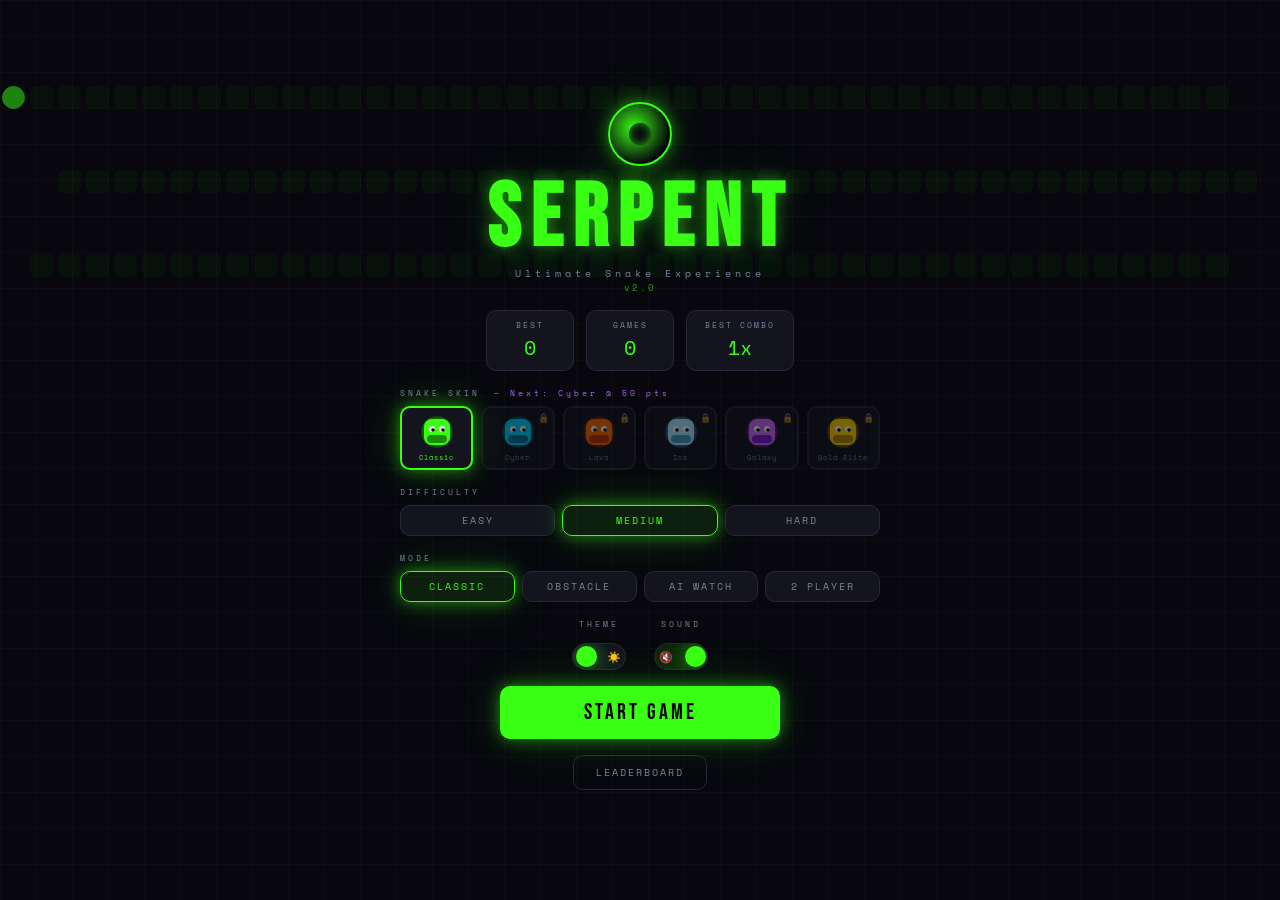
<file: index.html>
<!DOCTYPE html>
<html lang="en" data-theme="dark">
<head>
  <meta charset="UTF-8" />
  <meta name="viewport" content="width=device-width, initial-scale=1.0, user-scalable=no" />
  <title>SERPENT v2 — Ultimate Snake</title>

  <!-- Fonts -->
  <link rel="preconnect" href="https://fonts.googleapis.com" />
  <link rel="preconnect" href="https://fonts.gstatic.com" crossorigin />
  <link href="https://fonts.googleapis.com/css2?family=Space+Mono:wght@400;700&family=Bebas+Neue&family=DM+Sans:wght@300;400;500&display=swap" rel="stylesheet" />

  <!-- Styles -->
  <link rel="stylesheet" href="style.css" />
</head>
<body>

  <!-- ═══════════════════════════════════════
       SCREEN: MAIN MENU
       ═══════════════════════════════════════ -->
  <div id="screen-menu" class="screen active">

    <!-- Animated background elements -->
    <div class="menu-bg-grid"></div>
    <div class="menu-snake-anim" id="menuSnakeAnim"></div>

    <div class="menu-content">

      <!-- Logo -->
      <div class="logo-wrap">
        <div class="logo-eye"></div>
        <h1 class="logo-title">SERPENT</h1>
        <p class="logo-sub">Ultimate Snake Experience</p>
        <p class="logo-version">v2.0</p>
      </div>

      <!-- Stats summary -->
      <div class="menu-stats">
        <div class="stat-box">
          <span class="stat-label">BEST</span>
          <span class="stat-value" id="menuHighScore">0</span>
        </div>
        <div class="stat-box">
          <span class="stat-label">GAMES</span>
          <span class="stat-value" id="menuGamesPlayed">0</span>
        </div>
        <div class="stat-box">
          <span class="stat-label">BEST COMBO</span>
          <span class="stat-value" id="menuBestCombo">0x</span>
        </div>
      </div>

      <!-- Skin picker -->
      <div class="menu-section">
        <p class="section-label">
          SNAKE SKIN
          <span id="skinUnlockHint" class="skin-unlock-hint-inline"></span>
        </p>
        <div class="skin-grid" id="skinGrid"></div>
      </div>

      <!-- Difficulty selector -->
      <div class="menu-section">
        <p class="section-label">DIFFICULTY</p>
        <div class="btn-group" id="difficultyGroup">
          <button class="btn-choice" data-value="easy">EASY</button>
          <button class="btn-choice active" data-value="medium">MEDIUM</button>
          <button class="btn-choice" data-value="hard">HARD</button>
        </div>
      </div>

      <!-- Game mode selector -->
      <div class="menu-section">
        <p class="section-label">MODE</p>
        <div class="btn-group" id="modeGroup">
          <button class="btn-choice active" data-value="classic">CLASSIC</button>
          <button class="btn-choice" data-value="obstacles">OBSTACLE</button>
          <button class="btn-choice" data-value="ai">AI WATCH</button>
          <button class="btn-choice" data-value="2player">2 PLAYER</button>
        </div>
      </div>

      <!-- Toggles: theme & sound -->
      <div class="menu-section row">
        <div class="toggle-wrap">
          <span class="section-label">THEME</span>
          <label class="toggle">
            <input type="checkbox" id="themeCheck" />
            <span class="toggle-slider">
              <span class="toggle-icon">🌙</span>
              <span class="toggle-icon">☀️</span>
            </span>
          </label>
        </div>
        <div class="toggle-wrap">
          <span class="section-label">SOUND</span>
          <label class="toggle">
            <input type="checkbox" id="soundCheck" checked />
            <span class="toggle-slider">
              <span class="toggle-icon">🔇</span>
              <span class="toggle-icon">🔊</span>
            </span>
          </label>
        </div>
      </div>

      <button class="btn-primary" id="btnStart">
        <span class="btn-text">START GAME</span>
        <span class="btn-glow"></span>
      </button>
      <button class="btn-secondary" id="btnLeaderboard">LEADERBOARD</button>

    </div><!-- /.menu-content -->
  </div><!-- /#screen-menu -->


  <!-- ═══════════════════════════════════════
       SCREEN: GAME
       ═══════════════════════════════════════ -->
  <div id="screen-game" class="screen">

    <!-- HUD: heads-up display -->
    <div class="hud">
      <div class="hud-left">
        <div class="hud-item">
          <span class="hud-label">SCORE</span>
          <span class="hud-value" id="hudScore">0</span>
        </div>
        <div class="hud-item">
          <span class="hud-label">BEST</span>
          <span class="hud-value" id="hudHigh">0</span>
        </div>
      </div>

      <div class="hud-center">
        <div class="level-badge" id="hudLevel">LVL 1</div>
        <div class="mode-badge" id="hudMode">CLASSIC</div>
        <!-- Combo popup (shown when combo >= 2) -->
        <div class="combo-hud" id="comboHud">COMBO ×1 🔥</div>
      </div>

      <div class="hud-right">
        <div class="hud-item">
          <span class="hud-label">LENGTH</span>
          <span class="hud-value" id="hudLength">3</span>
        </div>
        <div class="hud-item">
          <span class="hud-label">COMBO</span>
          <span class="hud-value hud-combo" id="hudCombo">×1</span>
        </div>
      </div>
    </div><!-- /.hud -->

    <!-- Active power-up indicators -->
    <div class="powerup-bar" id="powerupBar"></div>

    <!-- Game canvas + overlays -->
    <div class="canvas-wrap" id="canvasWrap">
      <canvas id="gameCanvas"></canvas>

      <div class="canvas-overlay">
        <!-- Pause overlay -->
        <div class="overlay-content" id="pauseOverlay" hidden>
          <h2 class="overlay-title">PAUSED</h2>
          <div class="overlay-btns">
            <button class="btn-primary small" id="btnResume">
              <span class="btn-text">RESUME</span>
            </button>
            <button class="btn-secondary small" id="btnMenuFromPause">MENU</button>
          </div>
        </div>

        <!-- Countdown overlay (3, 2, 1, GO) -->
        <div class="overlay-content" id="countdownOverlay" hidden>
          <div class="countdown-num" id="countdownNum">3</div>
        </div>
      </div><!-- /.canvas-overlay -->
    </div><!-- /.canvas-wrap -->

    <!-- Mobile D-pad controls -->
    <div class="mobile-controls" id="mobileControls">
      <!-- Player 1 D-pad -->
      <div class="dpad" id="dpad1">
        <button class="dpad-btn" data-dir="UP">▲</button>
        <div class="dpad-row">
          <button class="dpad-btn" data-dir="LEFT">◀</button>
          <div class="dpad-center"></div>
          <button class="dpad-btn" data-dir="RIGHT">▶</button>
        </div>
        <button class="dpad-btn" data-dir="DOWN">▼</button>
      </div>

      <!-- Player 2 D-pad (only in 2-player mode) -->
      <div class="dpad" id="dpad2P" hidden>
        <button class="dpad-btn" data-dir2="UP">▲</button>
        <div class="dpad-row">
          <button class="dpad-btn" data-dir2="LEFT">◀</button>
          <div class="dpad-center"></div>
          <button class="dpad-btn" data-dir2="RIGHT">▶</button>
        </div>
        <button class="dpad-btn" data-dir2="DOWN">▼</button>
      </div>
    </div><!-- /.mobile-controls -->

    <!-- Toolbar -->
    <div class="toolbar">
      <button class="tool-btn" id="btnPause"        title="Pause (P)">⏸</button>
      <button class="tool-btn" id="btnRestart"      title="Restart (R)">↺</button>
      <button class="tool-btn" id="btnSoundGame"    title="Toggle Sound">🔊</button>
      <button class="tool-btn" id="btnMenuFromGame" title="Back to Menu">⌂</button>
    </div>

  </div><!-- /#screen-game -->


  <!-- ═══════════════════════════════════════
       SCREEN: GAME OVER
       ═══════════════════════════════════════ -->
  <div id="screen-gameover" class="screen">
    <div class="gameover-content">

      <div class="gameover-icon" id="gameoverIcon">💀</div>
      <h2 class="gameover-title" id="gameoverTitle">GAME OVER</h2>

      <!-- Results grid -->
      <div class="result-grid">
        <div class="result-item">
          <span class="result-label">SCORE</span>
          <span class="result-value" id="resultScore">0</span>
        </div>
        <div class="result-item">
          <span class="result-label">HIGH SCORE</span>
          <span class="result-value" id="resultHigh">0</span>
        </div>
        <div class="result-item">
          <span class="result-label">LENGTH</span>
          <span class="result-value" id="resultLength">3</span>
        </div>
        <div class="result-item">
          <span class="result-label">LEVEL</span>
          <span class="result-value" id="resultLevel">1</span>
        </div>
        <div class="result-item result-combo">
          <span class="result-label">BEST COMBO</span>
          <span class="result-value" id="resultCombo">×1</span>
        </div>
        <div class="result-item">
          <span class="result-label">TOTAL FOOD</span>
          <span class="result-value" id="resultFood">0</span>
        </div>
      </div>

      <!-- New record banner -->
      <div class="new-record" id="newRecord" hidden>✨ NEW RECORD ✨</div>

      <!-- Skin unlock notification -->
      <div class="unlock-notif" id="unlockNotif" hidden>
        <span>🎉 SKIN UNLOCKED: </span>
        <span class="unlock-name" id="unlockName"></span>
      </div>

      <div class="gameover-btns">
        <button class="btn-primary" id="btnPlayAgain">
          <span class="btn-text">PLAY AGAIN</span>
          <span class="btn-glow"></span>
        </button>
        <button class="btn-secondary" id="btnMenuFromGameover">MAIN MENU</button>
      </div>

    </div>
  </div><!-- /#screen-gameover -->


  <!-- ═══════════════════════════════════════
       SCREEN: LEADERBOARD
       ═══════════════════════════════════════ -->
  <div id="screen-leaderboard" class="screen">
    <div class="lb-content">

      <h2 class="lb-title">LEADERBOARD</h2>

      <div class="lb-filters">
        <button class="lb-filter active" data-filter="all">ALL</button>
        <button class="lb-filter" data-filter="easy">EASY</button>
        <button class="lb-filter" data-filter="medium">MEDIUM</button>
        <button class="lb-filter" data-filter="hard">HARD</button>
      </div>

      <div class="lb-list" id="lbList">
        <p class="lb-empty">No records yet!</p>
      </div>

      <button class="btn-secondary" id="btnLbBack">← BACK</button>

    </div>
  </div><!-- /#screen-leaderboard -->


  <!-- Game script (deferred so DOM is ready) -->
  <script src="script.js" defer></script>

</body>
</html>
</file>
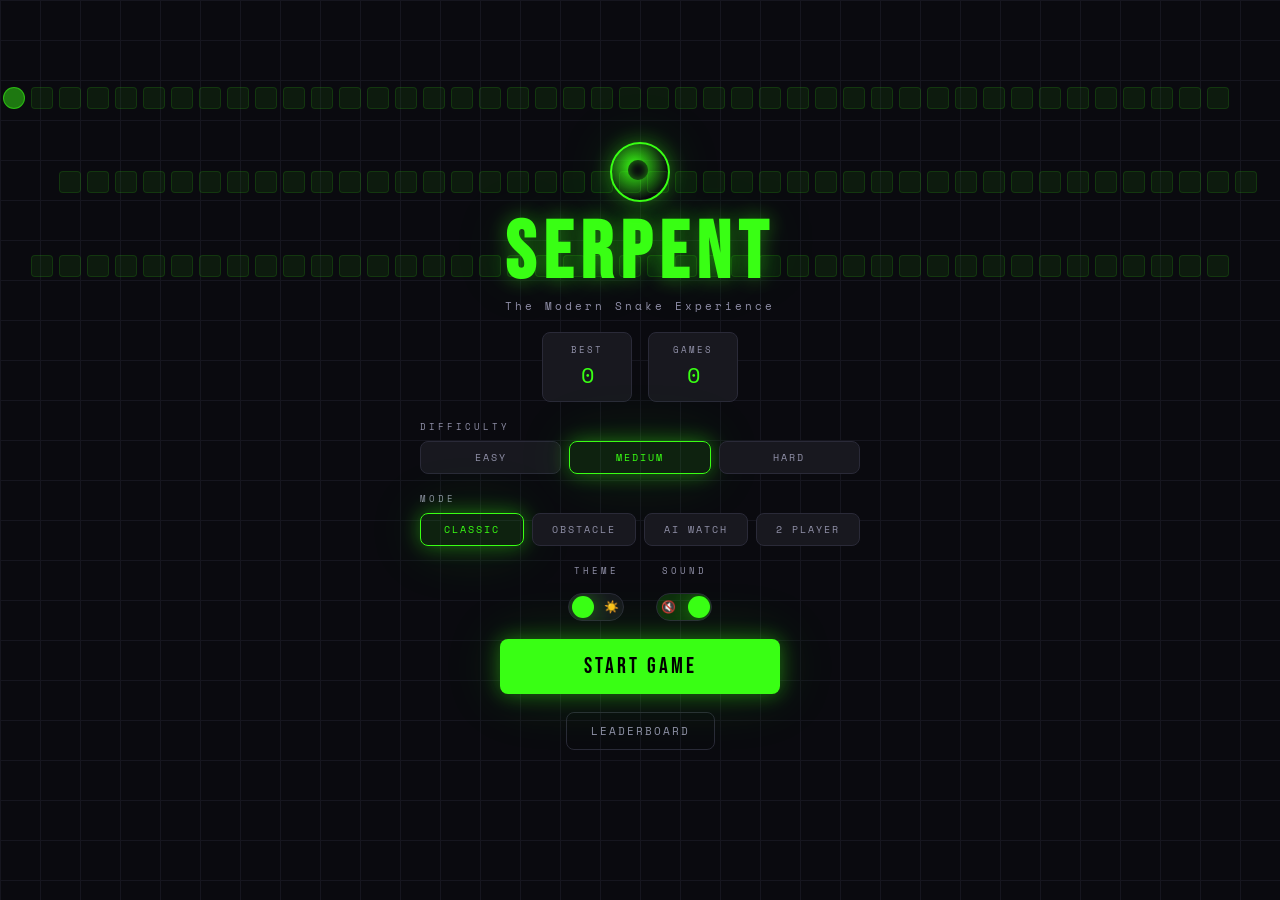
<file: SERPENT_SnakeGame.html>
<!DOCTYPE html>
<html lang="en" data-theme="dark">
<head>
<meta charset="UTF-8"/>
<meta name="viewport" content="width=device-width,initial-scale=1.0,user-scalable=no"/>
<title>SERPENT — Modern Snake Game</title>
<link rel="preconnect" href="https://fonts.googleapis.com"/>
<link rel="preconnect" href="https://fonts.gstatic.com" crossorigin/>
<link href="https://fonts.googleapis.com/css2?family=Space+Mono:wght@400;700&family=Bebas+Neue&family=DM+Sans:wght@300;400;500&display=swap" rel="stylesheet"/>
<style>
/* ═══════════════════════════════════════════════
   SERPENT — Modern Snake Game  |  style.css
   ═══════════════════════════════════════════════ */
:root {
  --bg:#0a0a0f;--bg2:#111118;--surface:#18181f;--surface2:#22222d;
  --border:#2a2a38;--text:#e8e8f0;--text2:#9090a8;
  --accent:#39ff14;--accent2:#00d4ff;--accent3:#ff4060;
  --gold:#ffd700;--purple:#a855f7;--orange:#ff8c00;
  --font-display:'Bebas Neue',sans-serif;
  --font-mono:'Space Mono',monospace;
  --font-body:'DM Sans',sans-serif;
  --radius:8px;--radius-lg:16px;--shadow:0 4px 24px rgba(0,0,0,.6);
  --glow-green:0 0 20px rgba(57,255,20,.4),0 0 60px rgba(57,255,20,.15);
  --glow-cyan:0 0 20px rgba(0,212,255,.4),0 0 60px rgba(0,212,255,.15);
  --glow-red:0 0 20px rgba(255,64,96,.4),0 0 60px rgba(255,64,96,.15);
  --trans:.2s ease;
}
[data-theme="light"]{
  --bg:#f0f0f5;--bg2:#e4e4ec;--surface:#ffffff;--surface2:#f8f8fc;
  --border:#d0d0e0;--text:#111118;--text2:#5a5a78;
  --shadow:0 4px 24px rgba(0,0,0,.15);
  --glow-green:0 0 12px rgba(20,160,20,.4);
  --glow-cyan:0 0 12px rgba(0,140,200,.4);
  --glow-red:0 0 12px rgba(200,40,60,.4);
}
*,*::before,*::after{box-sizing:border-box;margin:0;padding:0}
html,body{width:100%;height:100%;overflow:hidden}
body{background:var(--bg);color:var(--text);font-family:var(--font-body);font-size:14px;transition:background var(--trans),color var(--trans);-webkit-tap-highlight-color:transparent;user-select:none}
button{cursor:pointer;border:none;background:none;font-family:inherit}

/* ── SCREENS ── */
.screen{position:fixed;inset:0;display:flex;flex-direction:column;align-items:center;justify-content:center;opacity:0;pointer-events:none;transition:opacity .35s ease;overflow-y:auto;overflow-x:hidden}
.screen.active{opacity:1;pointer-events:all}

/* ── MENU ── */
.menu-bg-grid{position:absolute;inset:0;background-image:linear-gradient(var(--border) 1px,transparent 1px),linear-gradient(90deg,var(--border) 1px,transparent 1px);background-size:40px 40px;opacity:.4;animation:gridPan 20s linear infinite}
@keyframes gridPan{from{background-position:0 0}to{background-position:40px 40px}}
.menu-snake-anim{position:absolute;inset:0;pointer-events:none;overflow:hidden}
.menu-content{position:relative;z-index:2;display:flex;flex-direction:column;align-items:center;gap:18px;width:100%;max-width:480px;padding:24px 20px 32px}
.logo-wrap{text-align:center}
.logo-eye{width:60px;height:60px;border-radius:50%;background:radial-gradient(circle at 40% 40%,var(--accent),transparent 70%);border:2px solid var(--accent);margin:0 auto 12px;box-shadow:var(--glow-green);animation:eyePulse 2s ease-in-out infinite;position:relative}
.logo-eye::after{content:'';position:absolute;width:20px;height:20px;background:var(--bg);border-radius:50%;top:16px;left:16px;box-shadow:inset 0 0 8px rgba(57,255,20,.5)}
@keyframes eyePulse{0%,100%{box-shadow:var(--glow-green)}50%{box-shadow:0 0 40px rgba(57,255,20,.7),0 0 100px rgba(57,255,20,.2)}}
.logo-title{font-family:var(--font-display);font-size:clamp(52px,12vw,80px);letter-spacing:8px;color:var(--accent);text-shadow:var(--glow-green);line-height:1}
.logo-sub{font-family:var(--font-mono);font-size:11px;color:var(--text2);letter-spacing:3px;margin-top:4px}
.menu-stats{display:flex;gap:16px}
.stat-box{background:var(--surface);border:1px solid var(--border);border-radius:var(--radius);padding:10px 20px;text-align:center;min-width:90px}
.stat-label{display:block;font-family:var(--font-mono);font-size:9px;color:var(--text2);letter-spacing:2px}
.stat-value{display:block;font-family:var(--font-mono);font-size:22px;color:var(--accent);margin-top:2px}
.menu-section{width:100%}
.menu-section.row{display:flex;justify-content:center;gap:32px}
.section-label{font-family:var(--font-mono);font-size:9px;letter-spacing:3px;color:var(--text2);margin-bottom:8px;display:block}
.btn-group{display:flex;gap:8px;flex-wrap:wrap}
.btn-choice{flex:1;padding:8px 12px;background:var(--surface);border:1px solid var(--border);border-radius:var(--radius);color:var(--text2);font-family:var(--font-mono);font-size:10px;letter-spacing:2px;transition:all var(--trans);min-width:70px}
.btn-choice:hover{border-color:var(--accent);color:var(--accent)}
.btn-choice.active{background:rgba(57,255,20,.1);border-color:var(--accent);color:var(--accent);box-shadow:var(--glow-green)}
.toggle-wrap{display:flex;flex-direction:column;align-items:center;gap:8px}
.toggle{position:relative;width:56px;height:28px;cursor:pointer;display:block}
.toggle input{opacity:0;width:0;height:0}
.toggle-slider{position:absolute;inset:0;background:var(--surface);border:1px solid var(--border);border-radius:14px;display:flex;align-items:center;justify-content:space-between;padding:0 4px;overflow:hidden;transition:background .25s}
.toggle-slider::before{content:'';position:absolute;width:22px;height:22px;background:var(--accent);border-radius:50%;left:3px;transition:transform .25s;box-shadow:var(--glow-green);z-index:2}
.toggle input:checked+.toggle-slider::before{transform:translateX(28px)}
.toggle input:checked+.toggle-slider{background:rgba(57,255,20,.15)}
.toggle-icon{font-size:12px;z-index:1}
.btn-primary{position:relative;width:100%;max-width:280px;padding:14px 32px;background:var(--accent);color:#000;font-family:var(--font-display);font-size:22px;letter-spacing:3px;border-radius:var(--radius);overflow:hidden;transition:all var(--trans);box-shadow:var(--glow-green)}
.btn-primary:hover{transform:translateY(-2px);box-shadow:0 0 30px rgba(57,255,20,.6),0 0 80px rgba(57,255,20,.2)}
.btn-primary:active{transform:translateY(0)}
.btn-primary.small{max-width:140px;font-size:16px;padding:10px 20px}
.btn-text{position:relative;z-index:1}
.btn-glow{position:absolute;inset:0;background:linear-gradient(135deg,rgba(255,255,255,.3),transparent);opacity:0;transition:opacity var(--trans)}
.btn-primary:hover .btn-glow{opacity:1}
.btn-secondary{padding:10px 24px;background:transparent;border:1px solid var(--border);color:var(--text2);font-family:var(--font-mono);font-size:11px;letter-spacing:2px;border-radius:var(--radius);transition:all var(--trans)}
.btn-secondary:hover{border-color:var(--accent2);color:var(--accent2);box-shadow:var(--glow-cyan)}
.btn-secondary.small{padding:10px 20px}

/* ── HUD ── */
#screen-game{justify-content:flex-start;padding:0;gap:0}
.hud{width:100%;display:flex;align-items:center;justify-content:space-between;padding:10px 16px;background:var(--surface);border-bottom:1px solid var(--border);flex-shrink:0}
.hud-left,.hud-right{display:flex;gap:16px}
.hud-center{display:flex;flex-direction:column;align-items:center;gap:4px}
.hud-item{display:flex;flex-direction:column;align-items:center}
.hud-label{font-family:var(--font-mono);font-size:8px;letter-spacing:2px;color:var(--text2)}
.hud-value{font-family:var(--font-mono);font-size:18px;color:var(--accent);line-height:1}
.level-badge{font-family:var(--font-display);font-size:18px;letter-spacing:2px;color:var(--gold);text-shadow:0 0 12px rgba(255,215,0,.5);transition:all .4s}
.mode-badge{font-family:var(--font-mono);font-size:8px;letter-spacing:2px;color:var(--accent2)}
.powerup-bar{width:100%;display:flex;gap:8px;padding:4px 16px;background:var(--bg);border-bottom:1px solid var(--border);min-height:28px;flex-shrink:0;align-items:center}
.powerup-pill{display:flex;align-items:center;gap:4px;padding:2px 10px;border-radius:20px;font-family:var(--font-mono);font-size:10px;border:1px solid;animation:pillPop .3s cubic-bezier(.34,1.56,.64,1)}
@keyframes pillPop{from{transform:scale(0)}to{transform:scale(1)}}
.powerup-pill.speed{border-color:var(--accent3);color:var(--accent3);background:rgba(255,64,96,.1)}
.powerup-pill.slow{border-color:var(--accent2);color:var(--accent2);background:rgba(0,212,255,.1)}
.powerup-pill.double{border-color:var(--gold);color:var(--gold);background:rgba(255,215,0,.1)}
.powerup-pill .timer-bar{height:3px;width:40px;background:currentColor;border-radius:2px;transform-origin:left;animation:timerShrink linear forwards}
@keyframes timerShrink{from{transform:scaleX(1)}to{transform:scaleX(0)}}

/* ── Canvas ── */
.canvas-wrap{flex:1;display:flex;align-items:center;justify-content:center;position:relative;min-height:0;width:100%;padding:8px}
#gameCanvas{border:1px solid var(--border);border-radius:var(--radius);box-shadow:var(--shadow);display:block;max-width:100%;max-height:100%}
.canvas-overlay{position:absolute;inset:8px;display:flex;align-items:center;justify-content:center;border-radius:var(--radius);pointer-events:none}
.canvas-overlay>div{pointer-events:all}
.overlay-content{background:rgba(10,10,15,.92);border:1px solid var(--border);border-radius:var(--radius-lg);padding:32px 40px;text-align:center;backdrop-filter:blur(12px)}
[data-theme="light"] .overlay-content{background:rgba(240,240,245,.92)}
.overlay-title{font-family:var(--font-display);font-size:40px;letter-spacing:4px;color:var(--accent2);margin-bottom:24px}
.overlay-btns{display:flex;gap:12px;justify-content:center}
.countdown-num{font-family:var(--font-display);font-size:80px;color:var(--accent);text-shadow:var(--glow-green);animation:countPop .6s cubic-bezier(.34,1.56,.64,1)}
@keyframes countPop{from{transform:scale(2);opacity:0}to{transform:scale(1);opacity:1}}

/* ── Mobile dpad ── */
.mobile-controls{display:none;width:100%;padding:8px 16px;justify-content:space-around;align-items:center;flex-shrink:0;background:var(--bg);border-top:1px solid var(--border)}
.dpad{display:grid;grid-template-rows:auto auto auto;gap:4px}
.dpad-row{display:flex;gap:4px}
.dpad-center{width:44px;height:44px}
.dpad-btn{width:44px;height:44px;background:var(--surface);border:1px solid var(--border);border-radius:var(--radius);color:var(--text);font-size:16px;display:flex;align-items:center;justify-content:center;transition:all .1s;touch-action:manipulation}
.dpad-btn:active{background:var(--surface2);border-color:var(--accent);color:var(--accent);transform:scale(.93)}
.toolbar{width:100%;display:flex;justify-content:center;gap:12px;padding:8px 16px;background:var(--surface);border-top:1px solid var(--border);flex-shrink:0}
.tool-btn{width:40px;height:40px;background:var(--surface2);border:1px solid var(--border);border-radius:var(--radius);font-size:16px;color:var(--text2);transition:all var(--trans)}
.tool-btn:hover{border-color:var(--accent2);color:var(--accent2)}

/* ── Game Over ── */
#screen-gameover{background:var(--bg)}
.gameover-content{display:flex;flex-direction:column;align-items:center;gap:20px;padding:32px 24px;width:100%;max-width:420px;animation:slideUp .5s cubic-bezier(.34,1.56,.64,1)}
@keyframes slideUp{from{transform:translateY(40px);opacity:0}to{transform:translateY(0);opacity:1}}
.gameover-icon{font-size:64px;animation:wiggle .5s ease}
@keyframes wiggle{0%,100%{transform:rotate(0)}25%{transform:rotate(-15deg)}75%{transform:rotate(15deg)}}
.gameover-title{font-family:var(--font-display);font-size:48px;letter-spacing:6px;color:var(--accent3);text-shadow:var(--glow-red)}
.result-grid{display:grid;grid-template-columns:1fr 1fr;gap:12px;width:100%}
.result-item{background:var(--surface);border:1px solid var(--border);border-radius:var(--radius);padding:12px 16px;text-align:center}
.result-label{display:block;font-family:var(--font-mono);font-size:9px;letter-spacing:2px;color:var(--text2)}
.result-value{display:block;font-family:var(--font-mono);font-size:26px;color:var(--accent);margin-top:4px}
.new-record{font-family:var(--font-display);font-size:22px;color:var(--gold);letter-spacing:3px;text-shadow:0 0 20px rgba(255,215,0,.5);animation:recordPulse 1s ease-in-out infinite}
@keyframes recordPulse{0%,100%{opacity:1;transform:scale(1)}50%{opacity:.7;transform:scale(1.05)}}
.unlock-notif{background:rgba(168,85,247,.1);border:1px solid var(--purple);border-radius:var(--radius);padding:10px 20px;font-family:var(--font-mono);font-size:11px;color:var(--purple);text-align:center}
.unlock-name{font-weight:700;margin-left:6px}
.gameover-btns{display:flex;flex-direction:column;gap:10px;align-items:center;width:100%}
.gameover-btns .btn-primary{max-width:100%}
.gameover-btns .btn-secondary{width:100%;text-align:center}

/* ── Leaderboard ── */
#screen-leaderboard{background:var(--bg)}
.lb-content{display:flex;flex-direction:column;align-items:center;gap:16px;padding:32px 24px;width:100%;max-width:480px}
.lb-title{font-family:var(--font-display);font-size:40px;letter-spacing:6px;color:var(--accent2);text-shadow:var(--glow-cyan)}
.lb-filters{display:flex;gap:8px}
.lb-filter{padding:6px 16px;background:var(--surface);border:1px solid var(--border);border-radius:20px;color:var(--text2);font-family:var(--font-mono);font-size:9px;letter-spacing:2px;transition:all var(--trans)}
.lb-filter.active,.lb-filter:hover{border-color:var(--accent2);color:var(--accent2);background:rgba(0,212,255,.08)}
.lb-list{width:100%;max-height:360px;overflow-y:auto;display:flex;flex-direction:column;gap:6px}
.lb-empty{text-align:center;color:var(--text2);font-family:var(--font-mono);font-size:11px;padding:40px}
.lb-entry{display:flex;align-items:center;gap:12px;background:var(--surface);border:1px solid var(--border);border-radius:var(--radius);padding:10px 16px;animation:fadeSlide .3s ease}
@keyframes fadeSlide{from{opacity:0;transform:translateX(-10px)}to{opacity:1;transform:translateX(0)}}
.lb-rank{font-family:var(--font-display);font-size:24px;width:36px;text-align:center;color:var(--text2)}
.lb-entry:nth-child(1) .lb-rank{color:var(--gold);text-shadow:0 0 12px rgba(255,215,0,.5)}
.lb-entry:nth-child(2) .lb-rank{color:#c0c0c0}
.lb-entry:nth-child(3) .lb-rank{color:#cd7f32}
.lb-entry-info{flex:1}
.lb-entry-score{font-family:var(--font-mono);font-size:18px;color:var(--accent);display:block}
.lb-entry-meta{font-family:var(--font-mono);font-size:9px;color:var(--text2);letter-spacing:1px}
.lb-entry-badge{font-family:var(--font-mono);font-size:9px;padding:3px 8px;border-radius:20px;border:1px solid;text-transform:uppercase;letter-spacing:1px}
.lb-entry-badge.easy{color:#39ff14;border-color:#39ff14}
.lb-entry-badge.medium{color:var(--gold);border-color:var(--gold)}
.lb-entry-badge.hard{color:var(--accent3);border-color:var(--accent3)}

/* ── Responsive ── */
@media(max-width:600px){
  .mobile-controls{display:flex}
  .canvas-wrap{padding:6px}
  .hud{padding:6px 10px}
  .hud-value{font-size:15px}
  .menu-content{padding:16px 16px 24px;gap:14px}
  .logo-title{font-size:56px}
}
::-webkit-scrollbar{width:4px}
::-webkit-scrollbar-track{background:var(--bg)}
::-webkit-scrollbar-thumb{background:var(--border);border-radius:2px}
</style>
</head>
<body>

<!-- ─── SCREEN: MAIN MENU ─── -->
<div id="screen-menu" class="screen active">
  <div class="menu-bg-grid"></div>
  <div class="menu-snake-anim" id="menuSnakeAnim"></div>
  <div class="menu-content">
    <div class="logo-wrap">
      <div class="logo-eye"></div>
      <h1 class="logo-title">SERPENT</h1>
      <p class="logo-sub">The Modern Snake Experience</p>
    </div>
    <div class="menu-stats">
      <div class="stat-box">
        <span class="stat-label">BEST</span>
        <span class="stat-value" id="menuHighScore">0</span>
      </div>
      <div class="stat-box">
        <span class="stat-label">GAMES</span>
        <span class="stat-value" id="menuGamesPlayed">0</span>
      </div>
    </div>
    <div class="menu-section">
      <p class="section-label">DIFFICULTY</p>
      <div class="btn-group" id="difficultyGroup">
        <button class="btn-choice" data-value="easy">EASY</button>
        <button class="btn-choice active" data-value="medium">MEDIUM</button>
        <button class="btn-choice" data-value="hard">HARD</button>
      </div>
    </div>
    <div class="menu-section">
      <p class="section-label">MODE</p>
      <div class="btn-group" id="modeGroup">
        <button class="btn-choice active" data-value="classic">CLASSIC</button>
        <button class="btn-choice" data-value="obstacles">OBSTACLE</button>
        <button class="btn-choice" data-value="ai">AI WATCH</button>
        <button class="btn-choice" data-value="2player">2 PLAYER</button>
      </div>
    </div>
    <div class="menu-section row">
      <div class="toggle-wrap">
        <span class="section-label">THEME</span>
        <label class="toggle">
          <input type="checkbox" id="themeCheck"/>
          <span class="toggle-slider">
            <span class="toggle-icon">🌙</span>
            <span class="toggle-icon">☀️</span>
          </span>
        </label>
      </div>
      <div class="toggle-wrap">
        <span class="section-label">SOUND</span>
        <label class="toggle">
          <input type="checkbox" id="soundCheck" checked/>
          <span class="toggle-slider">
            <span class="toggle-icon">🔇</span>
            <span class="toggle-icon">🔊</span>
          </span>
        </label>
      </div>
    </div>
    <button class="btn-primary" id="btnStart">
      <span class="btn-text">START GAME</span>
      <span class="btn-glow"></span>
    </button>
    <button class="btn-secondary" id="btnLeaderboard">LEADERBOARD</button>
  </div>
</div>

<!-- ─── SCREEN: GAME ─── -->
<div id="screen-game" class="screen">
  <div class="hud">
    <div class="hud-left">
      <div class="hud-item"><span class="hud-label">SCORE</span><span class="hud-value" id="hudScore">0</span></div>
      <div class="hud-item"><span class="hud-label">BEST</span><span class="hud-value" id="hudHigh">0</span></div>
    </div>
    <div class="hud-center">
      <div class="level-badge" id="hudLevel">LVL 1</div>
      <div class="mode-badge" id="hudMode">CLASSIC</div>
    </div>
    <div class="hud-right">
      <div class="hud-item"><span class="hud-label">LENGTH</span><span class="hud-value" id="hudLength">3</span></div>
      <div class="hud-item"><span class="hud-label">SPEED</span><span class="hud-value" id="hudSpeed">1x</span></div>
    </div>
  </div>
  <div class="powerup-bar" id="powerupBar"></div>
  <div class="canvas-wrap" id="canvasWrap">
    <canvas id="gameCanvas"></canvas>
    <div class="canvas-overlay" id="canvasOverlay">
      <div class="overlay-content" id="pauseOverlay" style="display:none">
        <h2 class="overlay-title">PAUSED</h2>
        <div class="overlay-btns">
          <button class="btn-primary small" id="btnResume">RESUME</button>
          <button class="btn-secondary small" id="btnMenuFromPause">MENU</button>
        </div>
      </div>
      <div class="overlay-content" id="countdownOverlay" style="display:none">
        <div class="countdown-num" id="countdownNum">3</div>
      </div>
    </div>
  </div>
  <div class="mobile-controls" id="mobileControls">
    <div class="dpad">
      <button class="dpad-btn up" data-dir="UP">▲</button>
      <div class="dpad-row">
        <button class="dpad-btn left" data-dir="LEFT">◀</button>
        <div class="dpad-center"></div>
        <button class="dpad-btn right" data-dir="RIGHT">▶</button>
      </div>
      <button class="dpad-btn down" data-dir="DOWN">▼</button>
    </div>
    <div class="dpad dpad-2p" id="dpad2P" style="display:none">
      <button class="dpad-btn up" data-dir2="UP">▲</button>
      <div class="dpad-row">
        <button class="dpad-btn left" data-dir2="LEFT">◀</button>
        <div class="dpad-center"></div>
        <button class="dpad-btn right" data-dir2="RIGHT">▶</button>
      </div>
      <button class="dpad-btn down" data-dir2="DOWN">▼</button>
    </div>
  </div>
  <div class="toolbar">
    <button class="tool-btn" id="btnPause" title="Pause (P)">⏸</button>
    <button class="tool-btn" id="btnRestart" title="Restart (R)">↺</button>
    <button class="tool-btn" id="btnSoundGame" title="Sound">🔊</button>
    <button class="tool-btn" id="btnMenuFromGame" title="Menu">⌂</button>
  </div>
</div>

<!-- ─── SCREEN: GAME OVER ─── -->
<div id="screen-gameover" class="screen">
  <div class="gameover-content">
    <div class="gameover-icon" id="gameoverIcon">💀</div>
    <h2 class="gameover-title" id="gameoverTitle">GAME OVER</h2>
    <div class="result-grid">
      <div class="result-item"><span class="result-label">SCORE</span><span class="result-value" id="resultScore">0</span></div>
      <div class="result-item"><span class="result-label">HIGH SCORE</span><span class="result-value" id="resultHigh">0</span></div>
      <div class="result-item"><span class="result-label">LENGTH</span><span class="result-value" id="resultLength">3</span></div>
      <div class="result-item"><span class="result-label">LEVEL</span><span class="result-value" id="resultLevel">1</span></div>
    </div>
    <div class="new-record" id="newRecord" style="display:none">✨ NEW RECORD ✨</div>
    <div class="unlock-notif" id="unlockNotif" style="display:none">
      <span class="unlock-label">🎉 SKIN UNLOCKED:</span>
      <span class="unlock-name" id="unlockName"></span>
    </div>
    <div class="gameover-btns">
      <button class="btn-primary" id="btnPlayAgain"><span class="btn-text">PLAY AGAIN</span><span class="btn-glow"></span></button>
      <button class="btn-secondary" id="btnMenuFromGameover">MAIN MENU</button>
    </div>
  </div>
</div>

<!-- ─── SCREEN: LEADERBOARD ─── -->
<div id="screen-leaderboard" class="screen">
  <div class="lb-content">
    <h2 class="lb-title">LEADERBOARD</h2>
    <div class="lb-filters">
      <button class="lb-filter active" data-filter="all">ALL</button>
      <button class="lb-filter" data-filter="easy">EASY</button>
      <button class="lb-filter" data-filter="medium">MEDIUM</button>
      <button class="lb-filter" data-filter="hard">HARD</button>
    </div>
    <div class="lb-list" id="lbList">
      <p class="lb-empty">No records yet. Play to get on the board!</p>
    </div>
    <button class="btn-secondary" id="btnLbBack">← BACK</button>
  </div>
</div>

<script>
'use strict';
/* ═══════════════════════════════════════════════════════════════
   SERPENT — script.js  (inline, single-file version)
   Architecture: StateManager → AudioEngine → Renderer →
                 AIController → GameEngine → UIController → InputHandler
   ═══════════════════════════════════════════════════════════════ */

/* ────────────────────────────────────────────
   1. STATE MANAGER
   ──────────────────────────────────────────── */
const StateManager = (() => {
  const DEFAULTS = { difficulty:'medium', mode:'classic', soundOn:true, theme:'dark', highScore:0, gamesPlayed:0, skin:'default' };
  const DIFFICULTY = {
    easy:  { baseSpeed:130, speedStep:8,  pointMult:1   },
    medium:{ baseSpeed:100, speedStep:10, pointMult:1.5 },
    hard:  { baseSpeed:70,  speedStep:15, pointMult:2   },
  };
  const SKINS = [
    { id:'default', label:'Classic',     threshold:0    },
    { id:'cyber',   label:'Cyber',       threshold:50   },
    { id:'fire',    label:'Inferno',     threshold:150  },
    { id:'ice',     label:'Glacial',     threshold:300  },
    { id:'rainbow', label:'Prism',       threshold:600  },
    { id:'gold',    label:'Golden Coil', threshold:1000 },
  ];
  const SKIN_COLORS = {
    default:{ head:'#39ff14', body:'#1a8c08', bg:'#060f06', food:'#ff4060', pw:'#00d4ff' },
    cyber:  { head:'#00d4ff', body:'#006688', bg:'#00111a', food:'#ff8c00', pw:'#ff4060' },
    fire:   { head:'#ff8c00', body:'#aa3300', bg:'#150500', food:'#ffd700', pw:'#39ff14' },
    ice:    { head:'#a0e8ff', body:'#4080bb', bg:'#00081a', food:'#ff88cc', pw:'#ffd700' },
    rainbow:{ head:'#ff4060', body:'#8833cc', bg:'#080010', food:'#39ff14', pw:'#ffd700' },
    gold:   { head:'#ffd700', body:'#996600', bg:'#100e00', food:'#00d4ff', pw:'#ff4060' },
  };
  let settings = {...DEFAULTS};
  let unlockedSkins = ['default'];
  let leaderboard = [];
  const load = () => {
    try {
      settings = {...DEFAULTS,...JSON.parse(localStorage.getItem('serpent_s')||'{}')};
      unlockedSkins = JSON.parse(localStorage.getItem('serpent_sk')||'["default"]');
      leaderboard = JSON.parse(localStorage.getItem('serpent_lb')||'[]');
    } catch(e){}
  };
  const save = () => {
    try {
      localStorage.setItem('serpent_s',JSON.stringify(settings));
      localStorage.setItem('serpent_sk',JSON.stringify(unlockedSkins));
      localStorage.setItem('serpent_lb',JSON.stringify(leaderboard));
    } catch(e){}
  };
  const addScore = (score, difficulty, mode, length, level) => {
    leaderboard.push({score,difficulty,mode,length,level,date:Date.now()});
    leaderboard.sort((a,b)=>b.score-a.score);
    leaderboard = leaderboard.slice(0,20);
    const isNewRecord = score >= (leaderboard[0]?.score||0) && score > 0;
    if (score > settings.highScore) settings.highScore = score;
    settings.gamesPlayed++;
    save();
    return isNewRecord;
  };
  const checkSkinUnlock = (totalScore) => {
    let newUnlock = null;
    SKINS.forEach(skin => {
      if (!unlockedSkins.includes(skin.id) && totalScore >= skin.threshold) {
        unlockedSkins.push(skin.id);
        newUnlock = skin.label;
      }
    });
    if (newUnlock) save();
    return newUnlock;
  };
  load();
  return {
    settings, DIFFICULTY, SKINS, SKIN_COLORS, leaderboard,
    get:(k)=>settings[k],
    set:(k,v)=>{settings[k]=v;save();},
    addScore, checkSkinUnlock,
    getColors:()=>SKIN_COLORS[settings.skin]||SKIN_COLORS.default,
    getDiff:()=>DIFFICULTY[settings.difficulty],
    getLeaderboard:(f)=>f==='all'?leaderboard:leaderboard.filter(e=>e.difficulty===f),
  };
})();

/* ────────────────────────────────────────────
   2. AUDIO ENGINE
   ──────────────────────────────────────────── */
const AudioEngine = (() => {
  let ctx = null;
  const init = () => {
    if (!ctx) { try { ctx = new (window.AudioContext||window.webkitAudioContext)(); } catch(e){} }
    if (ctx?.state === 'suspended') ctx.resume();
  };
  const play = (type) => {
    if (!StateManager.get('soundOn') || !ctx) return;
    const t = ctx.currentTime;
    const osc = ctx.createOscillator();
    const gain = ctx.createGain();
    osc.connect(gain); gain.connect(ctx.destination);
    const plays = {
      eat:()=>{osc.type='sine';osc.frequency.setValueAtTime(440,t);osc.frequency.exponentialRampToValueAtTime(880,t+.1);gain.gain.setValueAtTime(.3,t);gain.gain.exponentialRampToValueAtTime(.001,t+.15);osc.start();osc.stop(t+.15);},
      powerup:()=>{osc.type='square';osc.frequency.setValueAtTime(330,t);osc.frequency.exponentialRampToValueAtTime(1320,t+.2);gain.gain.setValueAtTime(.2,t);gain.gain.exponentialRampToValueAtTime(.001,t+.25);osc.start();osc.stop(t+.25);},
      gameover:()=>{osc.type='sawtooth';osc.frequency.setValueAtTime(220,t);osc.frequency.exponentialRampToValueAtTime(55,t+.6);gain.gain.setValueAtTime(.4,t);gain.gain.exponentialRampToValueAtTime(.001,t+.7);osc.start();osc.stop(t+.7);},
      click:()=>{osc.type='sine';osc.frequency.setValueAtTime(600,t);gain.gain.setValueAtTime(.15,t);gain.gain.exponentialRampToValueAtTime(.001,t+.05);osc.start();osc.stop(t+.05);},
      levelup:()=>{
        osc.disconnect();
        [523,659,784,1047].forEach((f,i)=>{
          const o=ctx.createOscillator(),g=ctx.createGain();
          o.connect(g);g.connect(ctx.destination);
          o.type='sine';o.frequency.setValueAtTime(f,t+i*.1);
          g.gain.setValueAtTime(.2,t+i*.1);g.gain.exponentialRampToValueAtTime(.001,t+i*.1+.2);
          o.start(t+i*.1);o.stop(t+i*.1+.2);
        });
      },
    };
    if (plays[type]) plays[type]();
  };
  return {init,play};
})();

/* ────────────────────────────────────────────
   3. RENDERER
   ──────────────────────────────────────────── */
const Renderer = (() => {
  const canvas = document.getElementById('gameCanvas');
  const ctx    = canvas.getContext('2d');
  let COLS=20, ROWS=20, CELL=24;
  const particles = [];

  const resize = () => {
    const wrap = document.getElementById('canvasWrap');
    const w = wrap.clientWidth - 16, h = wrap.clientHeight - 16;
    const size = Math.min(w, h, 560);
    CELL = Math.floor(size / COLS);
    canvas.width  = COLS * CELL;
    canvas.height = ROWS * CELL;
  };

  const spawnParticles = (col, row, color) => {
    for (let i=0; i<12; i++) {
      const angle = (Math.PI*2/12)*i;
      const spd = 1.5 + Math.random()*2;
      particles.push({x:col*CELL+CELL/2, y:row*CELL+CELL/2, vx:Math.cos(angle)*spd, vy:Math.sin(angle)*spd, life:1, color, r:2+Math.random()*3});
    }
  };

  const drawGrid = () => {
    const colors = StateManager.getColors();
    const isDark = document.documentElement.dataset.theme === 'dark';
    ctx.fillStyle = colors.bg;
    ctx.fillRect(0,0,canvas.width,canvas.height);
    ctx.strokeStyle = isDark?'rgba(255,255,255,0.03)':'rgba(0,0,0,0.05)';
    ctx.lineWidth = 1;
    for (let x=0;x<=COLS;x++){ctx.beginPath();ctx.moveTo(x*CELL,0);ctx.lineTo(x*CELL,canvas.height);ctx.stroke();}
    for (let y=0;y<=ROWS;y++){ctx.beginPath();ctx.moveTo(0,y*CELL);ctx.lineTo(canvas.width,y*CELL);ctx.stroke();}
  };

  const roundRect = (c,x,y,w,h,r)=>{
    c.beginPath();c.moveTo(x+r,y);c.lineTo(x+w-r,y);c.quadraticCurveTo(x+w,y,x+w,y+r);
    c.lineTo(x+w,y+h-r);c.quadraticCurveTo(x+w,y+h,x+w-r,y+h);
    c.lineTo(x+r,y+h);c.quadraticCurveTo(x,y+h,x,y+h-r);
    c.lineTo(x,y+r);c.quadraticCurveTo(x,y,x+r,y);c.closePath();
  };

  const drawStar=(c,cx,cy,spikes,oR,iR)=>{
    let rot=Math.PI/2*3; const step=Math.PI/spikes;
    c.beginPath();c.moveTo(cx,cy-oR);
    for(let i=0;i<spikes;i++){c.lineTo(cx+Math.cos(rot)*oR,cy+Math.sin(rot)*oR);rot+=step;c.lineTo(cx+Math.cos(rot)*iR,cy+Math.sin(rot)*iR);rot+=step;}
    c.lineTo(cx,cy-oR);c.closePath();c.fill();
  };

  const drawSegment = (col,row,isHead,colors,idx,total) => {
    const x=col*CELL, y=row*CELL, pad=isHead?1:2;
    const alpha = isHead?1:Math.max(0.45,1-(idx/total)*0.45);
    ctx.shadowBlur  = isHead?18:6;
    ctx.shadowColor = isHead?colors.head:colors.body;
    ctx.fillStyle   = isHead?colors.head:colors.body;
    ctx.globalAlpha = alpha;
    roundRect(ctx,x+pad,y+pad,CELL-pad*2,CELL-pad*2,isHead?CELL*.3:CELL*.22);
    ctx.fill();
    ctx.globalAlpha = 1;
    if (isHead) {
      ctx.shadowBlur = 0;
      const er = Math.max(2,CELL*.1);
      ctx.fillStyle='#fff';
      ctx.beginPath();ctx.arc(x+CELL*.33,y+CELL*.35,er,0,Math.PI*2);ctx.fill();
      ctx.beginPath();ctx.arc(x+CELL*.67,y+CELL*.35,er,0,Math.PI*2);ctx.fill();
      ctx.fillStyle='#111';
      ctx.beginPath();ctx.arc(x+CELL*.33,y+CELL*.37,er*.55,0,Math.PI*2);ctx.fill();
      ctx.beginPath();ctx.arc(x+CELL*.67,y+CELL*.37,er*.55,0,Math.PI*2);ctx.fill();
    }
    ctx.shadowBlur=0;
  };

  const drawSegment2P = (col,row,isHead) => {
    const x=col*CELL, y=row*CELL, pad=isHead?1:2;
    ctx.shadowBlur=isHead?18:6; ctx.shadowColor=isHead?'#ff4060':'#aa2040';
    ctx.fillStyle=isHead?'#ff4060':'#aa2040';
    roundRect(ctx,x+pad,y+pad,CELL-pad*2,CELL-pad*2,CELL*.3); ctx.fill();
    ctx.shadowBlur=0;
  };

  const drawFood = (food,tick) => {
    const x=food.col*CELL, y=food.row*CELL;
    const colors=StateManager.getColors();
    const pulse=Math.sin(tick*.12)*2;
    ctx.shadowBlur  = 22+pulse*2;
    ctx.shadowColor = food.isPowerup?colors.pw:colors.food;
    ctx.fillStyle   = food.isPowerup?colors.pw:colors.food;
    if (food.isPowerup) {
      drawStar(ctx,x+CELL/2,y+CELL/2,5,CELL*.38+pulse*.3,CELL*.2);
      ctx.shadowBlur=0; ctx.fillStyle='rgba(0,0,0,0.7)';
      ctx.font=`bold ${Math.max(8,CELL*.4)}px Space Mono`;
      ctx.textAlign='center'; ctx.textBaseline='middle';
      ctx.fillText({speed:'⚡',slow:'❄',double:'✦'}[food.type]||'?',x+CELL/2,y+CELL/2);
    } else {
      const r=CELL*.32+pulse*.2;
      ctx.beginPath(); ctx.arc(x+CELL/2,y+CELL/2,r,0,Math.PI*2); ctx.fill();
      ctx.shadowBlur=0; ctx.fillStyle='rgba(255,255,255,0.4)';
      ctx.beginPath(); ctx.arc(x+CELL*.38,y+CELL*.38,CELL*.1,0,Math.PI*2); ctx.fill();
    }
    ctx.shadowBlur=0;
  };

  const drawObstacle = (col,row) => {
    const x=col*CELL+2, y=row*CELL+2, s=CELL-4;
    ctx.shadowBlur=10; ctx.shadowColor='#ff4060';
    ctx.strokeStyle='#ff4060'; ctx.lineWidth=Math.max(2,CELL*.15);
    ctx.lineCap='round';
    ctx.beginPath();ctx.moveTo(x,y);ctx.lineTo(x+s,y+s);ctx.stroke();
    ctx.beginPath();ctx.moveTo(x+s,y);ctx.lineTo(x,y+s);ctx.stroke();
    ctx.shadowBlur=0;
  };

  const updateParticles = () => {
    for (let i=particles.length-1;i>=0;i--) {
      const p=particles[i];
      p.x+=p.vx; p.y+=p.vy; p.vy+=0.08; p.life-=0.04;
      if (p.life<=0){particles.splice(i,1);continue;}
      ctx.globalAlpha=p.life; ctx.fillStyle=p.color;
      ctx.shadowBlur=6; ctx.shadowColor=p.color;
      ctx.beginPath(); ctx.arc(p.x,p.y,p.r*p.life,0,Math.PI*2); ctx.fill();
      ctx.globalAlpha=1; ctx.shadowBlur=0;
    }
  };

  return { canvas, ctx, resize, drawGrid, drawSegment, drawSegment2P, drawFood, drawObstacle, updateParticles, spawnParticles,
    get CELL(){return CELL;}, get COLS(){return COLS;}, get ROWS(){return ROWS;} };
})();

/* ────────────────────────────────────────────
   4. AI CONTROLLER (BFS pathfinding)
   ──────────────────────────────────────────── */
const AIController = (() => {
  const DIRS=[{r:-1,c:0,name:'UP'},{r:1,c:0,name:'DOWN'},{r:0,c:-1,name:'LEFT'},{r:0,c:1,name:'RIGHT'}];
  const OPP={UP:'DOWN',DOWN:'UP',LEFT:'RIGHT',RIGHT:'LEFT'};

  const bfs=(sR,sC,tR,tC,occ,ROWS,COLS)=>{
    const key=(r,c)=>r*1000+c;
    const visited=new Set([key(sR,sC)]);
    const queue=[{r:sR,c:sC,path:[]}];
    while(queue.length){
      const cur=queue.shift();
      if(cur.r===tR&&cur.c===tC) return cur.path;
      for(const d of DIRS){
        const nr=cur.r+d.r,nc=cur.c+d.c,k=key(nr,nc);
        if(nr<0||nr>=ROWS||nc<0||nc>=COLS||visited.has(k)||occ.has(k)) continue;
        visited.add(k);
        queue.push({r:nr,c:nc,path:[...cur.path,d.name]});
      }
    }
    return null;
  };

  const getNextDir=(snake,food,obstacles,ROWS,COLS,currentDir)=>{
    const head=snake[0];
    const occ=new Set(snake.slice(1).map(s=>s.r*1000+s.c));
    obstacles.forEach(o=>occ.add(o.row*1000+o.col));
    const path=bfs(head.r,head.c,food.row,food.col,occ,ROWS,COLS);
    if(path?.length>0 && path[0]!==OPP[currentDir]) return path[0];
    for(const d of DIRS){
      if(d.name===OPP[currentDir]) continue;
      const nr=head.r+d.r,nc=head.c+d.c;
      if(nr<0||nr>=ROWS||nc<0||nc>=COLS||occ.has(nr*1000+nc)) continue;
      return d.name;
    }
    return currentDir;
  };

  return {getNextDir};
})();

/* ────────────────────────────────────────────
   5. GAME ENGINE
   ──────────────────────────────────────────── */
const GameEngine = (() => {
  let snake,snake2,dir,dir2,nextDir,nextDir2;
  let food,obstacles;
  let score,score2,level,tick;
  let intervalId,speed;
  let paused,running,gameOver;
  let activePowerups,mode,difficulty;
  const PTYPES=['speed','slow','double'];
  const PDURATION=7000;

  const init=(opts={})=>{
    mode       = opts.mode       || StateManager.get('mode');
    difficulty = opts.difficulty || StateManager.get('difficulty');
    const COLS=Renderer.COLS, ROWS=Renderer.ROWS;
    const midR=Math.floor(ROWS/2), midC=Math.floor(COLS/2);
    snake =[{r:midR,c:midC+1},{r:midR,c:midC+2},{r:midR,c:midC+3}];
    snake2=[{r:midR+2,c:midC-1},{r:midR+2,c:midC-2},{r:midR+2,c:midC-3}];
    dir='LEFT';nextDir='LEFT';dir2='RIGHT';nextDir2='RIGHT';
    score=0;score2=0;level=1;tick=0;
    paused=false;running=true;gameOver=false;
    activePowerups={speed:null,slow:null,double:null};
    obstacles=[];
    speed=StateManager.getDiff().baseSpeed;
    spawnFood();
    if(mode==='obstacles') spawnObstacles(3);
    updateHUD();
  };

  const occupied=()=>{
    const set=new Set();
    snake.forEach(s=>set.add(`${s.r},${s.c}`));
    if(mode==='2player') snake2.forEach(s=>set.add(`${s.r},${s.c}`));
    obstacles.forEach(o=>set.add(`${o.row},${o.col}`));
    return set;
  };

  const randomFreeCell=()=>{
    const occ=occupied();
    const COLS=Renderer.COLS,ROWS=Renderer.ROWS;
    let attempts=0,r,c;
    do{r=Math.floor(Math.random()*ROWS);c=Math.floor(Math.random()*COLS);attempts++;}
    while(occ.has(`${r},${c}`)&&attempts<500);
    return{row:r,col:c};
  };

  const spawnFood=()=>{
    const isPowerup=tick>0&&Math.random()<0.25;
    const cell=randomFreeCell();
    food={...cell,isPowerup,type:isPowerup?PTYPES[Math.floor(Math.random()*PTYPES.length)]:null};
  };

  const spawnObstacles=(count)=>{
    for(let i=0;i<count;i++){const cell=randomFreeCell();obstacles.push({row:cell.row,col:cell.col});}
  };

  const recalcSpeed=()=>{
    const diff=StateManager.getDiff();
    let s=diff.baseSpeed-(level-1)*diff.speedStep;
    s=Math.max(s,40);
    if(activePowerups.speed) s=Math.max(s*.6,30);
    if(activePowerups.slow)  s=Math.min(s*1.8,260);
    speed=s; restartInterval();
  };

  const applyPowerup=(type)=>{
    AudioEngine.play('powerup');
    if(activePowerups[type]) clearTimeout(activePowerups[type].timer);
    const timer=setTimeout(()=>{activePowerups[type]=null;recalcSpeed();UIController.updatePowerupBar(activePowerups);},PDURATION);
    activePowerups[type]={timer,expiresAt:Date.now()+PDURATION};
    UIController.updatePowerupBar(activePowerups);
    recalcSpeed();
  };

  const moveHead=(head,d)=>({
    r:head.r+(d==='DOWN'?1:d==='UP'?-1:0),
    c:head.c+(d==='RIGHT'?1:d==='LEFT'?-1:0),
  });

  const checkWall=(h)=>h.r<0||h.r>=Renderer.ROWS||h.c<0||h.c>=Renderer.COLS;
  const checkSelf=(h,sn)=>sn.some(s=>s.r===h.r&&s.c===h.c);
  const checkObs =(h)=>obstacles.some(o=>o.row===h.r&&o.col===h.c);

  const step=()=>{
    if(paused||!running||gameOver) return;
    tick++;
    dir=nextDir;
    if(mode==='2player') dir2=nextDir2;
    if(mode==='ai'){
      const aiDir=AIController.getNextDir(snake.map(s=>({r:s.r,c:s.c})),food,obstacles,Renderer.ROWS,Renderer.COLS,dir);
      dir=nextDir=aiDir;
    }
    const nh=moveHead(snake[0],dir);
    const nh2=mode==='2player'?moveHead(snake2[0],dir2):null;

    if(checkWall(nh)||checkSelf(nh,snake)||checkObs(nh)) return endGame(1);
    if(mode==='2player'){
      if(checkWall(nh2)||checkSelf(nh2,snake2)||checkObs(nh2)) return endGame(2);
      if(nh.r===nh2.r&&nh.c===nh2.c) return endGame(0);
      if(snake2.some(s=>s.r===nh.r&&s.c===nh.c)) return endGame(1);
      if(snake.some(s=>s.r===nh2.r&&s.c===nh2.c)) return endGame(2);
    }

    snake.unshift(nh);
    const ate=nh.r===food.row&&nh.c===food.col;
    if(ate){
      const mult=activePowerups.double?2:1;
      score+=Math.round(10*level*StateManager.getDiff().pointMult*mult);
      AudioEngine.play('eat');
      Renderer.spawnParticles(food.col,food.row,StateManager.getColors().food);
      if(food.isPowerup) applyPowerup(food.type);
      spawnFood();
      if(snake.length%5===0) levelUp();
      if(mode==='obstacles'&&snake.length%3===0) spawnObstacles(1);
    } else { snake.pop(); }

    if(mode==='2player'){
      snake2.unshift(nh2);
      const ate2=nh2.r===food.row&&nh2.c===food.col;
      if(ate2){score2+=10*level;AudioEngine.play('eat');spawnFood();}
      else snake2.pop();
    }

    updateHUD();
    render();
  };

  const levelUp=()=>{level++;AudioEngine.play('levelup');recalcSpeed();UIController.flashLevel();};

  const endGame=(loser)=>{
    gameOver=true;running=false;
    clearInterval(intervalId);
    Object.values(activePowerups).forEach(p=>p&&clearTimeout(p.timer));
    AudioEngine.play('gameover');
    const isNewRecord=StateManager.addScore(score,difficulty,mode,snake.length,level);
    const unlockedSkin=StateManager.checkSkinUnlock(StateManager.get('highScore'));
    setTimeout(()=>UIController.showGameOver({score,score2,snake:snake.length,level,mode,loser,isNewRecord,unlockedSkin}),600);
  };

  const render=()=>{
    const colors=StateManager.getColors();
    Renderer.drawGrid();
    obstacles.forEach(o=>Renderer.drawObstacle(o.col,o.row));
    Renderer.drawFood(food,tick);
    snake.forEach((seg,i)=>Renderer.drawSegment(seg.c,seg.r,i===0,colors,i,snake.length));
    if(mode==='2player') snake2.forEach((seg,i)=>Renderer.drawSegment2P(seg.c,seg.r,i===0));
    Renderer.updateParticles();
  };

  const restartInterval=()=>{clearInterval(intervalId);intervalId=setInterval(step,speed);};

  const start=()=>{Renderer.resize();init();restartInterval();render();};
  const pause=()=>{paused=!paused;if(paused)clearInterval(intervalId);else restartInterval();return paused;};
  const setPaused=(v)=>{paused=v;if(paused)clearInterval(intervalId);else restartInterval();};
  const setDir=(d)=>{const opp={UP:'DOWN',DOWN:'UP',LEFT:'RIGHT',RIGHT:'LEFT'};if(d!==opp[dir])nextDir=d;};
  const setDir2=(d)=>{const opp={UP:'DOWN',DOWN:'UP',LEFT:'RIGHT',RIGHT:'LEFT'};if(d!==opp[dir2])nextDir2=d;};

  const updateHUD=()=>{
    document.getElementById('hudScore').textContent  = score;
    document.getElementById('hudHigh').textContent   = StateManager.get('highScore');
    document.getElementById('hudLength').textContent = snake.length;
    document.getElementById('hudLevel').textContent  = `LVL ${level}`;
    const ratio=StateManager.getDiff().baseSpeed/speed;
    document.getElementById('hudSpeed').textContent  = `${ratio.toFixed(1)}x`;
    document.getElementById('hudMode').textContent   = mode.toUpperCase();
  };

  return {start,pause,setPaused,setDir,setDir2,get score(){return score;},get running(){return running;}};
})();

/* ────────────────────────────────────────────
   6. UI CONTROLLER
   ──────────────────────────────────────────── */
const UIController = (() => {
  const screens={
    menu:document.getElementById('screen-menu'),
    game:document.getElementById('screen-game'),
    gameover:document.getElementById('screen-gameover'),
    leaderboard:document.getElementById('screen-leaderboard'),
  };

  const showScreen=(name)=>Object.entries(screens).forEach(([k,el])=>el.classList.toggle('active',k===name));

  const hydrateMenu=()=>{
    document.getElementById('menuHighScore').textContent   = StateManager.get('highScore');
    document.getElementById('menuGamesPlayed').textContent = StateManager.get('gamesPlayed');
    syncBtnGroup('difficultyGroup',StateManager.get('difficulty'));
    syncBtnGroup('modeGroup',StateManager.get('mode'));
    document.getElementById('themeCheck').checked = StateManager.get('theme')==='light';
    document.getElementById('soundCheck').checked = StateManager.get('soundOn');
    applyTheme(StateManager.get('theme'));
    updateSoundIcon();
  };

  const syncBtnGroup=(groupId,value)=>
    document.getElementById(groupId).querySelectorAll('.btn-choice').forEach(btn=>btn.classList.toggle('active',btn.dataset.value===value));

  const showGameOver=({score,score2,snake:len,level,mode,loser,isNewRecord,unlockedSkin})=>{
    document.getElementById('resultScore').textContent  = score;
    document.getElementById('resultHigh').textContent   = StateManager.get('highScore');
    document.getElementById('resultLength').textContent = len;
    document.getElementById('resultLevel').textContent  = level;
    const icon=document.getElementById('gameoverIcon'), title=document.getElementById('gameoverTitle');
    if(mode==='2player'){
      if(loser===0){icon.textContent='🤝';title.textContent='DRAW!';title.style.color='var(--accent2)';}
      else if(loser===1){icon.textContent='🏆';title.textContent='P2 WINS!';title.style.color='var(--gold)';}
      else{icon.textContent='🏆';title.textContent='P1 WINS!';title.style.color='var(--accent)';}
    } else {
      icon.textContent='💀';title.textContent='GAME OVER';title.style.color='var(--accent3)';
    }
    document.getElementById('newRecord').style.display=isNewRecord?'block':'none';
    const ul=document.getElementById('unlockNotif');
    if(unlockedSkin){ul.style.display='block';document.getElementById('unlockName').textContent=unlockedSkin;}
    else ul.style.display='none';
    showScreen('gameover');
  };

  const updatePowerupBar=(aps)=>{
    const bar=document.getElementById('powerupBar');
    bar.innerHTML='';
    const icons={speed:'⚡ BOOST',slow:'❄ SLOW-MO',double:'✦ 2X SCORE'};
    Object.entries(aps).forEach(([type,data])=>{
      if(!data) return;
      const rem=Math.max(0,data.expiresAt-Date.now());
      const pill=document.createElement('div');
      pill.className=`powerup-pill ${type}`;
      pill.innerHTML=`${icons[type]} <span class="timer-bar" style="animation-duration:${rem}ms"></span>`;
      bar.appendChild(pill);
    });
  };

  const flashLevel=()=>{
    const el=document.getElementById('hudLevel');
    el.style.transform='scale(1.6)';el.style.color='var(--gold)';
    setTimeout(()=>{el.style.transform='';el.style.color='';},400);
  };

  const applyTheme=(theme)=>{document.documentElement.dataset.theme=theme;StateManager.set('theme',theme);};
  const updateSoundIcon=()=>{document.getElementById('btnSoundGame').textContent=StateManager.get('soundOn')?'🔊':'🔇';};

  const renderLeaderboard=(filter='all')=>{
    const list=document.getElementById('lbList');
    const entries=StateManager.getLeaderboard(filter);
    if(!entries.length){list.innerHTML='<p class="lb-empty">No records yet. Play to get on the board!</p>';return;}
    list.innerHTML=entries.map((e,i)=>`
      <div class="lb-entry">
        <span class="lb-rank">${i+1}</span>
        <div class="lb-entry-info">
          <span class="lb-entry-score">${e.score}</span>
          <span class="lb-entry-meta">LEN ${e.length} · LVL ${e.level} · ${new Date(e.date).toLocaleDateString()}</span>
        </div>
        <span class="lb-entry-badge ${e.difficulty}">${e.difficulty}</span>
      </div>`).join('');
  };

  const initMenuSnake=()=>{
    const container=document.getElementById('menuSnakeAnim');
    container.innerHTML='';
    const seg=28;
    const cols=Math.floor(window.innerWidth/seg);
    const rows=Math.floor(window.innerHeight/seg);
    let r=Math.floor(rows*.12),c=0;
    const path=[];
    while(c<cols-1){path.push({r,c:c++});}
    r+=3; while(c>1){path.push({r,c:c--});}
    r+=3; while(c<cols-1){path.push({r,c:c++});}
    path.forEach((p,i)=>{
      const dot=document.createElement('div');
      dot.style.cssText=`position:absolute;width:${seg-6}px;height:${seg-6}px;left:${p.c*seg+3}px;top:${p.r*seg+3}px;background:${i===0?'rgba(57,255,20,0.45)':'rgba(57,255,20,0.07)'};border-radius:${i===0?'50%':'4px'};border:1px solid rgba(57,255,20,${i===0?'0.5':'0.12'});transition:all 0.3s;`;
      container.appendChild(dot);
    });
  };

  return {showScreen,hydrateMenu,showGameOver,updatePowerupBar,flashLevel,applyTheme,updateSoundIcon,renderLeaderboard,initMenuSnake};
})();

/* ────────────────────────────────────────────
   7. INPUT HANDLER
   ──────────────────────────────────────────── */
const InputHandler = (() => {
  const KM={ArrowUp:'UP',w:'UP',W:'UP',ArrowDown:'DOWN',s:'DOWN',S:'DOWN',ArrowLeft:'LEFT',a:'LEFT',A:'LEFT',ArrowRight:'RIGHT',d:'RIGHT',D:'RIGHT'};
  const KM2={i:'UP',k:'DOWN',j:'LEFT',l:'RIGHT',I:'UP',K:'DOWN',J:'LEFT',L:'RIGHT'};

  const initKeyboard=()=>{
    document.addEventListener('keydown',(e)=>{
      if(KM[e.key]){e.preventDefault();GameEngine.setDir(KM[e.key]);return;}
      if(KM2[e.key]){GameEngine.setDir2(KM2[e.key]);return;}
      if(e.key==='p'||e.key==='P'||e.key==='Escape'){if(GameEngine.running)handlePause();}
      if((e.key==='r'||e.key==='R')&&!GameEngine.running) restartGame();
    });
  };

  let touchX=0,touchY=0;
  const initTouch=()=>{
    const c=Renderer.canvas;
    c.addEventListener('touchstart',(e)=>{touchX=e.touches[0].clientX;touchY=e.touches[0].clientY;e.preventDefault();},{passive:false});
    c.addEventListener('touchend',(e)=>{
      const dx=e.changedTouches[0].clientX-touchX, dy=e.changedTouches[0].clientY-touchY;
      if(Math.abs(dx)<10&&Math.abs(dy)<10) return;
      GameEngine.setDir(Math.abs(dx)>Math.abs(dy)?(dx>0?'RIGHT':'LEFT'):(dy>0?'DOWN':'UP'));
      e.preventDefault();
    },{passive:false});
  };

  const initDpad=()=>{
    document.querySelectorAll('[data-dir]').forEach(btn=>{
      btn.addEventListener('touchstart',(e)=>{GameEngine.setDir(btn.dataset.dir);e.preventDefault();},{passive:false});
      btn.addEventListener('mousedown',()=>GameEngine.setDir(btn.dataset.dir));
    });
    document.querySelectorAll('[data-dir2]').forEach(btn=>{
      btn.addEventListener('touchstart',(e)=>{GameEngine.setDir2(btn.dataset.dir2);e.preventDefault();},{passive:false});
      btn.addEventListener('mousedown',()=>GameEngine.setDir2(btn.dataset.dir2));
    });
  };

  const init=()=>{initKeyboard();initTouch();initDpad();};
  return {init};
})();

/* ────────────────────────────────────────────
   8. BOOTSTRAP
   ──────────────────────────────────────────── */
(function bootstrap(){
  let currentLbFilter='all';

  const handlePause=()=>{
    AudioEngine.play('click');
    const nowPaused=GameEngine.pause();
    document.getElementById('pauseOverlay').style.display=nowPaused?'flex':'none';
  };

  const showCountdown=(from,cb)=>{
    const overlay=document.getElementById('countdownOverlay');
    const numEl=document.getElementById('countdownNum');
    overlay.style.display='flex';
    let n=from;
    const tick=()=>{
      numEl.textContent=n;
      numEl.style.animation='none';
      void numEl.offsetWidth;
      numEl.style.animation='countPop .6s cubic-bezier(.34,1.56,.64,1)';
      if(n===0){overlay.style.display='none';cb();return;}
      n--;
      setTimeout(tick,700);
    };
    tick();
  };

  const startGame=()=>{
    AudioEngine.init();
    AudioEngine.play('click');
    UIController.showScreen('game');
    const is2P=StateManager.get('mode')==='2player';
    document.getElementById('dpad2P').style.display=is2P?'grid':'none';
    document.getElementById('mobileControls').style.display='flex';
    showCountdown(3,()=>GameEngine.start());
  };

  const restartGame=()=>{
    AudioEngine.play('click');
    document.getElementById('pauseOverlay').style.display='none';
    GameEngine.setPaused(false);
    UIController.showScreen('game');
    showCountdown(3,()=>GameEngine.start());
  };

  // Menu bindings
  document.getElementById('difficultyGroup').addEventListener('click',(e)=>{
    const btn=e.target.closest('.btn-choice');if(!btn)return;
    AudioEngine.init();AudioEngine.play('click');
    StateManager.set('difficulty',btn.dataset.value);
    document.querySelectorAll('#difficultyGroup .btn-choice').forEach(b=>b.classList.toggle('active',b===btn));
  });
  document.getElementById('modeGroup').addEventListener('click',(e)=>{
    const btn=e.target.closest('.btn-choice');if(!btn)return;
    AudioEngine.init();AudioEngine.play('click');
    StateManager.set('mode',btn.dataset.value);
    document.querySelectorAll('#modeGroup .btn-choice').forEach(b=>b.classList.toggle('active',b===btn));
  });
  document.getElementById('themeCheck').addEventListener('change',(e)=>{
    AudioEngine.init();UIController.applyTheme(e.target.checked?'light':'dark');
  });
  document.getElementById('soundCheck').addEventListener('change',(e)=>{
    AudioEngine.init();StateManager.set('soundOn',e.target.checked);UIController.updateSoundIcon();
  });
  document.getElementById('btnStart').addEventListener('click',startGame);
  document.getElementById('btnLeaderboard').addEventListener('click',()=>{
    AudioEngine.init();AudioEngine.play('click');
    currentLbFilter='all';
    UIController.renderLeaderboard('all');
    UIController.showScreen('leaderboard');
  });

  // Game controls
  document.getElementById('btnPause').addEventListener('click',handlePause);
  document.getElementById('btnRestart').addEventListener('click',restartGame);
  document.getElementById('btnResume').addEventListener('click',handlePause);
  document.getElementById('btnMenuFromPause').addEventListener('click',()=>{
    AudioEngine.play('click');GameEngine.setPaused(false);
    document.getElementById('pauseOverlay').style.display='none';
    UIController.showScreen('menu');UIController.hydrateMenu();
  });
  document.getElementById('btnMenuFromGame').addEventListener('click',()=>{
    AudioEngine.play('click');GameEngine.setPaused(true);
    document.getElementById('pauseOverlay').style.display='none';
    UIController.showScreen('menu');UIController.hydrateMenu();
  });
  document.getElementById('btnSoundGame').addEventListener('click',()=>{
    AudioEngine.init();
    const on=!StateManager.get('soundOn');
    StateManager.set('soundOn',on);UIController.updateSoundIcon();
    document.getElementById('soundCheck').checked=on;
  });

  // Game over
  document.getElementById('btnPlayAgain').addEventListener('click',restartGame);
  document.getElementById('btnMenuFromGameover').addEventListener('click',()=>{
    AudioEngine.play('click');UIController.showScreen('menu');UIController.hydrateMenu();
  });

  // Leaderboard
  document.querySelectorAll('.lb-filter').forEach(btn=>{
    btn.addEventListener('click',()=>{
      AudioEngine.play('click');
      currentLbFilter=btn.dataset.filter;
      document.querySelectorAll('.lb-filter').forEach(b=>b.classList.toggle('active',b===btn));
      UIController.renderLeaderboard(currentLbFilter);
    });
  });
  document.getElementById('btnLbBack').addEventListener('click',()=>{
    AudioEngine.play('click');UIController.showScreen('menu');
  });

  InputHandler.init();

  window.addEventListener('resize',()=>{
    Renderer.resize();
    UIController.initMenuSnake();
  });

  // Inject menu snake keyframe
  const sty=document.createElement('style');
  sty.textContent='@keyframes menuSnakeFade{from{opacity:.2;transform:scale(.95)}to{opacity:.9;transform:scale(1)}}';
  document.head.appendChild(sty);

  UIController.initMenuSnake();
  UIController.hydrateMenu();
  UIController.showScreen('menu');
})();
</script>
</body>
</html>
</file>
<file: style.css>
/* ══════════════════════════════════════════════════════
   SERPENT v2 — Ultimate Snake  |  style.css
   ══════════════════════════════════════════════════════
   Table of Contents:
     1. CSS Variables & Themes
     2. Reset & Base
     3. Screen System
     4. Menu Screen
        4a. Background & Layout
        4b. Logo
        4c. Stats
        4d. Menu Sections & Groups
        4e. Toggle Switches
        4f. Skin Picker
     5. Buttons
     6. Game Screen
        6a. HUD (Heads-Up Display)
        6b. Combo HUD
        6c. Power-up Bar
        6d. Canvas & Overlays
        6e. Mobile D-pad
        6f. Toolbar
     7. Game Over Screen
     8. Leaderboard Screen
     9. Animations & Keyframes
    10. Responsive (Mobile)
    11. Scrollbar
   ══════════════════════════════════════════════════════ */


/* ══════════════════════════════════════════════════════
   1. CSS VARIABLES & THEMES
   ══════════════════════════════════════════════════════ */
:root {
  /* Background shades */
  --bg:       #07070d;
  --bg2:      #0f0f18;
  --surface:  #14141e;
  --surface2: #1e1e2c;
  --border:   #282838;

  /* Text */
  --text:  #ecebf5;
  --text2: #8080a0;

  /* Accent colours */
  --accent:  #39ff14; /* neon green */
  --accent2: #00d4ff; /* cyan */
  --accent3: #ff4060; /* red */
  --gold:    #ffd700;
  --purple:  #b06aff;
  --orange:  #ff8c00;

  /* Typography */
  --font-display: 'Bebas Neue', sans-serif;
  --font-mono:    'Space Mono', monospace;
  --font-body:    'DM Sans', sans-serif;

  /* Shape */
  --radius:    10px;
  --radius-lg: 18px;

  /* Shadows */
  --shadow: 0 8px 32px rgba(0, 0, 0, 0.7);

  /* Glow effects */
  --glow-green: 0 0 16px rgba(57, 255, 20, 0.5),  0 0 48px rgba(57, 255, 20, 0.18);
  --glow-cyan:  0 0 16px rgba(0, 212, 255, 0.5),  0 0 48px rgba(0, 212, 255, 0.18);
  --glow-red:   0 0 16px rgba(255, 64, 96, 0.5),  0 0 48px rgba(255, 64, 96, 0.18);
  --glow-gold:  0 0 16px rgba(255, 215, 0, 0.5),  0 0 48px rgba(255, 215, 0, 0.18);

  /* Global transition shorthand */
  --trans: 0.2s ease;
}

/* Light theme overrides */
[data-theme="light"] {
  --bg:      #ebebf5;
  --bg2:     #e0e0ee;
  --surface: #ffffff;
  --surface2:#f5f5fc;
  --border:  #c8c8dc;
  --text:    #0f0f1a;
  --text2:   #505070;
  --shadow:  0 8px 32px rgba(0, 0, 0, 0.12);
  --glow-green: 0 0 10px rgba(20, 160, 20, 0.35);
  --glow-cyan:  0 0 10px rgba(0, 140, 200, 0.35);
  --glow-red:   0 0 10px rgba(200, 40, 60, 0.35);
}


/* ══════════════════════════════════════════════════════
   2. RESET & BASE STYLES
   ══════════════════════════════════════════════════════ */
*, *::before, *::after {
  box-sizing: border-box;
  margin: 0;
  padding: 0;
}

html, body {
  width: 100%;
  height: 100%;
  overflow: hidden;
}

body {
  background: var(--bg);
  color: var(--text);
  font-family: var(--font-body);
  font-size: 14px;
  transition: background 0.3s, color 0.3s;
  -webkit-tap-highlight-color: transparent;
  user-select: none;
}

button {
  cursor: pointer;
  border: none;
  background: none;
  font-family: inherit;
}


/* ══════════════════════════════════════════════════════
   3. SCREEN SYSTEM
   Each screen is fullscreen and transitions with opacity.
   Only .active screens are visible and interactive.
   ══════════════════════════════════════════════════════ */
.screen {
  position: fixed;
  inset: 0;
  display: flex;
  flex-direction: column;
  align-items: center;
  justify-content: center;
  opacity: 0;
  pointer-events: none;
  transition: opacity 0.4s ease;
  overflow-y: auto;
  overflow-x: hidden;
}

.screen.active {
  opacity: 1;
  pointer-events: all;
}


/* ══════════════════════════════════════════════════════
   4a. MENU SCREEN — Background & Layout
   ══════════════════════════════════════════════════════ */
.menu-bg-grid {
  position: absolute;
  inset: 0;
  background-image:
    linear-gradient(rgba(255, 255, 255, 0.025) 1px, transparent 1px),
    linear-gradient(90deg, rgba(255, 255, 255, 0.025) 1px, transparent 1px);
  background-size: 36px 36px;
  animation: gridPan 25s linear infinite;
}

[data-theme="light"] .menu-bg-grid {
  background-image:
    linear-gradient(rgba(0, 0, 0, 0.04) 1px, transparent 1px),
    linear-gradient(90deg, rgba(0, 0, 0, 0.04) 1px, transparent 1px);
}

/* Decorative background snake */
.menu-snake-anim {
  position: absolute;
  inset: 0;
  pointer-events: none;
  overflow: hidden;
}

/* Main content column */
.menu-content {
  position: relative;
  z-index: 2;
  display: flex;
  flex-direction: column;
  align-items: center;
  gap: 16px;
  width: 100%;
  max-width: 520px;
  padding: 20px 20px 28px;
}


/* ══════════════════════════════════════════════════════
   4b. MENU SCREEN — Logo
   ══════════════════════════════════════════════════════ */
.logo-wrap {
  text-align: center;
}

.logo-eye {
  width: 64px;
  height: 64px;
  border-radius: 50%;
  background: conic-gradient(var(--accent), #1a7a00, var(--accent));
  border: 2px solid var(--accent);
  margin: 0 auto 10px;
  box-shadow: var(--glow-green);
  animation: eyeSpin 4s linear infinite, eyePulse 2s ease-in-out infinite;
  position: relative;
}

.logo-eye::after {
  content: '';
  position: absolute;
  width: 22px;
  height: 22px;
  background: var(--bg);
  border-radius: 50%;
  top: 50%;
  left: 50%;
  transform: translate(-50%, -50%);
  box-shadow: inset 0 0 10px rgba(57, 255, 20, 0.6);
}

.logo-title {
  font-family: var(--font-display);
  font-size: clamp(56px, 13vw, 88px);
  letter-spacing: 10px;
  color: var(--accent);
  text-shadow: var(--glow-green), 0 0 120px rgba(57, 255, 20, 0.1);
  line-height: 1;
}

.logo-sub {
  font-family: var(--font-mono);
  font-size: 10px;
  color: var(--text2);
  letter-spacing: 4px;
  margin-top: 2px;
}

.logo-version {
  font-family: var(--font-mono);
  font-size: 9px;
  color: var(--accent);
  opacity: 0.6;
  letter-spacing: 2px;
}


/* ══════════════════════════════════════════════════════
   4c. MENU SCREEN — Stats
   ══════════════════════════════════════════════════════ */
.menu-stats {
  display: flex;
  gap: 12px;
}

.stat-box {
  background: var(--surface);
  border: 1px solid var(--border);
  border-radius: var(--radius);
  padding: 8px 18px;
  text-align: center;
  min-width: 88px;
}

.stat-label {
  display: block;
  font-family: var(--font-mono);
  font-size: 8px;
  color: var(--text2);
  letter-spacing: 2px;
}

.stat-value {
  display: block;
  font-family: var(--font-mono);
  font-size: 20px;
  color: var(--accent);
  margin-top: 2px;
}


/* ══════════════════════════════════════════════════════
   4d. MENU SCREEN — Sections, Groups & Choice Buttons
   ══════════════════════════════════════════════════════ */
.menu-section {
  width: 100%;
}

.menu-section.row {
  display: flex;
  justify-content: center;
  gap: 28px;
}

.section-label {
  display: block;
  font-family: var(--font-mono);
  font-size: 8px;
  letter-spacing: 3px;
  color: var(--text2);
  margin-bottom: 7px;
}

/* Inline hint next to skin label */
.skin-unlock-hint-inline {
  color: var(--purple);
  margin-left: 6px;
}

.btn-group {
  display: flex;
  gap: 7px;
  flex-wrap: wrap;
}

/* Choice buttons (difficulty, mode selectors) */
.btn-choice {
  flex: 1;
  padding: 7px 10px;
  background: var(--surface);
  border: 1px solid var(--border);
  border-radius: var(--radius);
  color: var(--text2);
  font-family: var(--font-mono);
  font-size: 10px;
  letter-spacing: 2px;
  transition: all var(--trans);
  min-width: 66px;
}

.btn-choice:hover {
  border-color: var(--accent);
  color: var(--accent);
}

.btn-choice.active {
  background: rgba(57, 255, 20, 0.1);
  border-color: var(--accent);
  color: var(--accent);
  box-shadow: var(--glow-green);
}


/* ══════════════════════════════════════════════════════
   4e. MENU SCREEN — Toggle Switches
   ══════════════════════════════════════════════════════ */
.toggle-wrap {
  display: flex;
  flex-direction: column;
  align-items: center;
  gap: 6px;
}

/* The <label> wrapper */
.toggle {
  position: relative;
  width: 54px;
  height: 27px;
  cursor: pointer;
  display: block;
}

.toggle input {
  opacity: 0;
  width: 0;
  height: 0;
}

.toggle-slider {
  position: absolute;
  inset: 0;
  background: var(--surface);
  border: 1px solid var(--border);
  border-radius: 14px;
  display: flex;
  align-items: center;
  justify-content: space-between;
  padding: 0 4px;
  overflow: hidden;
  transition: background 0.25s;
}

/* The sliding circle */
.toggle-slider::before {
  content: '';
  position: absolute;
  width: 21px;
  height: 21px;
  background: var(--accent);
  border-radius: 50%;
  left: 3px;
  transition: transform 0.25s;
  box-shadow: var(--glow-green);
  z-index: 2;
}

.toggle input:checked + .toggle-slider::before {
  transform: translateX(27px);
}

.toggle input:checked + .toggle-slider {
  background: rgba(57, 255, 20, 0.12);
}

.toggle-icon {
  font-size: 11px;
  z-index: 1;
}


/* ══════════════════════════════════════════════════════
   4f. MENU SCREEN — Skin Picker
   ══════════════════════════════════════════════════════ */
.skin-grid {
  display: grid;
  grid-template-columns: repeat(6, 1fr);
  gap: 8px;
  width: 100%;
}

.skin-card {
  background: var(--surface);
  border: 2px solid var(--border);
  border-radius: var(--radius);
  padding: 8px 4px 6px;
  display: flex;
  flex-direction: column;
  align-items: center;
  gap: 5px;
  cursor: pointer;
  transition: all var(--trans);
  position: relative;
  overflow: hidden;
}

.skin-card:hover {
  border-color: rgba(255, 255, 255, 0.3);
  transform: translateY(-2px);
}

.skin-card.active {
  border-color: var(--accent);
  box-shadow: var(--glow-green);
}

/* Locked skin — dimmed, not clickable */
.skin-card.locked {
  opacity: 0.45;
  cursor: default;
}

.skin-card.locked:hover {
  transform: none;
  border-color: var(--border);
}

.skin-label {
  font-family: var(--font-mono);
  font-size: 7px;
  letter-spacing: 1px;
  color: var(--text2);
  text-align: center;
  line-height: 1.3;
}

.skin-card.active .skin-label {
  color: var(--accent);
}

.skin-lock {
  position: absolute;
  top: 4px;
  right: 4px;
  font-size: 9px;
  opacity: 0.7;
}


/* ══════════════════════════════════════════════════════
   5. BUTTONS
   ══════════════════════════════════════════════════════ */

/* Primary CTA button */
.btn-primary {
  position: relative;
  width: 100%;
  max-width: 280px;
  padding: 13px 30px;
  background: var(--accent);
  color: #000;
  font-family: var(--font-display);
  font-size: 22px;
  letter-spacing: 3px;
  border-radius: var(--radius);
  overflow: hidden;
  transition: all var(--trans);
  box-shadow: var(--glow-green);
}

.btn-primary:hover {
  transform: translateY(-2px);
  box-shadow: 0 0 28px rgba(57, 255, 20, 0.65), 0 0 72px rgba(57, 255, 20, 0.22);
}

.btn-primary:active {
  transform: translateY(0);
}

.btn-primary.small {
  max-width: 140px;
  font-size: 16px;
  padding: 9px 18px;
}

.btn-text {
  position: relative;
  z-index: 1;
}

.btn-glow {
  position: absolute;
  inset: 0;
  background: linear-gradient(135deg, rgba(255, 255, 255, 0.3), transparent);
  opacity: 0;
  transition: opacity var(--trans);
}

.btn-primary:hover .btn-glow {
  opacity: 1;
}

/* Secondary outlined button */
.btn-secondary {
  padding: 9px 22px;
  background: transparent;
  border: 1px solid var(--border);
  color: var(--text2);
  font-family: var(--font-mono);
  font-size: 10px;
  letter-spacing: 2px;
  border-radius: var(--radius);
  transition: all var(--trans);
}

.btn-secondary:hover {
  border-color: var(--accent2);
  color: var(--accent2);
  box-shadow: var(--glow-cyan);
}

.btn-secondary.small {
  padding: 9px 18px;
}


/* ══════════════════════════════════════════════════════
   6a. GAME SCREEN — HUD (Heads-Up Display)
   ══════════════════════════════════════════════════════ */
#screen-game {
  justify-content: flex-start;
  padding: 0;
  gap: 0;
}

.hud {
  width: 100%;
  display: flex;
  align-items: center;
  justify-content: space-between;
  padding: 8px 14px;
  background: var(--surface);
  border-bottom: 1px solid var(--border);
  flex-shrink: 0;
  position: relative;
  overflow: hidden;
}

/* Glowing accent line at bottom of HUD */
.hud::after {
  content: '';
  position: absolute;
  bottom: 0;
  left: 0;
  right: 0;
  height: 1px;
  background: linear-gradient(90deg, transparent, var(--accent), transparent);
  opacity: 0.4;
}

.hud-left,
.hud-right {
  display: flex;
  gap: 14px;
}

.hud-center {
  display: flex;
  flex-direction: column;
  align-items: center;
  gap: 3px;
  position: relative;
}

.hud-item {
  display: flex;
  flex-direction: column;
  align-items: center;
}

.hud-label {
  font-family: var(--font-mono);
  font-size: 7px;
  letter-spacing: 2px;
  color: var(--text2);
}

.hud-value {
  font-family: var(--font-mono);
  font-size: 17px;
  color: var(--accent);
  line-height: 1;
  transition: color 0.2s, transform 0.2s;
}

.hud-combo {
  color: var(--gold);
}

.level-badge {
  font-family: var(--font-display);
  font-size: 17px;
  letter-spacing: 2px;
  color: var(--gold);
  text-shadow: 0 0 12px rgba(255, 215, 0, 0.5);
  transition: all 0.4s;
}

.mode-badge {
  font-family: var(--font-mono);
  font-size: 7px;
  letter-spacing: 2px;
  color: var(--accent2);
}


/* ══════════════════════════════════════════════════════
   6b. GAME SCREEN — Combo HUD popup
   ══════════════════════════════════════════════════════ */
.combo-hud {
  position: absolute;
  top: 50%;
  left: 50%;
  transform: translate(-50%, -50%) scale(0);
  font-family: var(--font-display);
  font-size: 13px;
  letter-spacing: 2px;
  color: var(--gold);
  text-shadow: var(--glow-gold);
  white-space: nowrap;
  transition: transform 0.3s cubic-bezier(0.34, 1.56, 0.64, 1), opacity 0.3s;
  opacity: 0;
  z-index: 10;
  pointer-events: none;
}

.combo-hud.visible {
  transform: translate(-50%, -50%) scale(1);
  opacity: 1;
}

.combo-hud.boom {
  animation: comboBoom 0.4s cubic-bezier(0.34, 1.56, 0.64, 1) forwards;
}


/* ══════════════════════════════════════════════════════
   6c. GAME SCREEN — Power-up Bar
   ══════════════════════════════════════════════════════ */
.powerup-bar {
  width: 100%;
  display: flex;
  gap: 8px;
  padding: 3px 14px;
  background: var(--bg);
  border-bottom: 1px solid var(--border);
  min-height: 26px;
  flex-shrink: 0;
  align-items: center;
}

.powerup-pill {
  display: flex;
  align-items: center;
  gap: 5px;
  padding: 2px 10px;
  border-radius: 20px;
  font-family: var(--font-mono);
  font-size: 9px;
  border: 1px solid;
  animation: pillPop 0.3s cubic-bezier(0.34, 1.56, 0.64, 1);
}

.powerup-pill.speed  { border-color: var(--accent3); color: var(--accent3); background: rgba(255, 64,  96,  0.12); }
.powerup-pill.slow   { border-color: var(--accent2); color: var(--accent2); background: rgba(0,   212, 255, 0.12); }
.powerup-pill.double { border-color: var(--gold);    color: var(--gold);    background: rgba(255, 215, 0,   0.12); }

.powerup-pill .timer-track {
  height: 3px;
  width: 44px;
  background: rgba(255, 255, 255, 0.1);
  border-radius: 2px;
  overflow: hidden;
}

.powerup-pill .timer-fill {
  height: 100%;
  background: currentColor;
  border-radius: 2px;
  transform-origin: left;
  animation: timerShrink linear forwards;
}


/* ══════════════════════════════════════════════════════
   6d. GAME SCREEN — Canvas & Overlays
   ══════════════════════════════════════════════════════ */
.canvas-wrap {
  flex: 1;
  display: flex;
  align-items: center;
  justify-content: center;
  position: relative;
  min-height: 0;
  width: 100%;
  padding: 8px;
}

#gameCanvas {
  border: 1px solid var(--border);
  border-radius: var(--radius);
  box-shadow: var(--shadow);
  display: block;
  max-width: 100%;
  max-height: 100%;
}

.canvas-overlay {
  position: absolute;
  inset: 8px;
  display: flex;
  align-items: center;
  justify-content: center;
  border-radius: var(--radius);
  pointer-events: none;
}

/* Overlays (pause, countdown) are pointer-events enabled individually */
.canvas-overlay > div {
  pointer-events: all;
}

.overlay-content {
  display: flex;
  flex-direction: column;
  align-items: center;
  background: rgba(7, 7, 13, 0.93);
  border: 1px solid var(--border);
  border-radius: var(--radius-lg);
  padding: 28px 38px;
  text-align: center;
  backdrop-filter: blur(16px);
}

[data-theme="light"] .overlay-content {
  background: rgba(235, 235, 245, 0.93);
}

/* Hidden overlays (using HTML hidden attribute or JS hidden property) */
.overlay-content[hidden] {
  display: none;
}

.overlay-title {
  font-family: var(--font-display);
  font-size: 38px;
  letter-spacing: 4px;
  color: var(--accent2);
  margin-bottom: 22px;
}

.overlay-btns {
  display: flex;
  gap: 10px;
  justify-content: center;
}

.countdown-num {
  font-family: var(--font-display);
  font-size: 80px;
  color: var(--accent);
  text-shadow: var(--glow-green);
  animation: countPop 0.6s cubic-bezier(0.34, 1.56, 0.64, 1);
}

/* Level-up flash — injected as a div over the canvas */
.levelup-flash {
  position: absolute;
  inset: 0;
  background: radial-gradient(ellipse at center, rgba(255, 215, 0, 0.25), transparent 70%);
  pointer-events: none;
  animation: levelFlash 0.6s ease-out forwards;
  z-index: 5;
  border-radius: var(--radius);
}


/* ══════════════════════════════════════════════════════
   6e. GAME SCREEN — Mobile D-pad
   ══════════════════════════════════════════════════════ */
.mobile-controls {
  /* Hidden by default; shown via JS on mobile */
  display: none;
  width: 100%;
  padding: 6px 14px;
  justify-content: space-around;
  align-items: center;
  flex-shrink: 0;
  background: var(--bg);
  border-top: 1px solid var(--border);
}

.dpad {
  display: grid;
  grid-template-rows: auto auto auto;
  gap: 4px;
}

.dpad-row {
  display: flex;
  gap: 4px;
}

.dpad-center {
  width: 42px;
  height: 42px;
}

.dpad-btn {
  width: 42px;
  height: 42px;
  background: var(--surface);
  border: 1px solid var(--border);
  border-radius: var(--radius);
  color: var(--text);
  font-size: 15px;
  display: flex;
  align-items: center;
  justify-content: center;
  transition: all 0.1s;
  touch-action: manipulation;
}

.dpad-btn:active {
  background: var(--surface2);
  border-color: var(--accent);
  color: var(--accent);
  transform: scale(0.92);
}


/* ══════════════════════════════════════════════════════
   6f. GAME SCREEN — Toolbar
   ══════════════════════════════════════════════════════ */
.toolbar {
  width: 100%;
  display: flex;
  justify-content: center;
  gap: 10px;
  padding: 7px 14px;
  background: var(--surface);
  border-top: 1px solid var(--border);
  flex-shrink: 0;
}

.tool-btn {
  width: 38px;
  height: 38px;
  background: var(--surface2);
  border: 1px solid var(--border);
  border-radius: var(--radius);
  font-size: 15px;
  color: var(--text2);
  transition: all var(--trans);
}

.tool-btn:hover {
  border-color: var(--accent2);
  color: var(--accent2);
}


/* ══════════════════════════════════════════════════════
   7. GAME OVER SCREEN
   ══════════════════════════════════════════════════════ */
#screen-gameover {
  background: var(--bg);
}

.gameover-content {
  display: flex;
  flex-direction: column;
  align-items: center;
  gap: 16px;
  padding: 28px 22px;
  width: 100%;
  max-width: 420px;
  animation: slideUp 0.5s cubic-bezier(0.34, 1.56, 0.64, 1);
}

.gameover-icon {
  font-size: 60px;
  animation: wiggle 0.5s ease;
}

.gameover-title {
  font-family: var(--font-display);
  font-size: 46px;
  letter-spacing: 5px;
  color: var(--accent3);
  text-shadow: var(--glow-red);
}

/* 2×3 grid of result stats */
.result-grid {
  display: grid;
  grid-template-columns: repeat(2, 1fr);
  gap: 10px;
  width: 100%;
}

.result-item {
  background: var(--surface);
  border: 1px solid var(--border);
  border-radius: var(--radius);
  padding: 10px 14px;
  text-align: center;
}

.result-label {
  display: block;
  font-family: var(--font-mono);
  font-size: 8px;
  letter-spacing: 2px;
  color: var(--text2);
}

.result-value {
  display: block;
  font-family: var(--font-mono);
  font-size: 24px;
  color: var(--accent);
  margin-top: 3px;
}

/* Combo tile has gold accent */
.result-combo {
  background: rgba(255, 215, 0, 0.08);
  border: 1px solid rgba(255, 215, 0, 0.3);
}

.result-combo .result-value {
  color: var(--gold);
}

/* New record banner */
.new-record {
  font-family: var(--font-display);
  font-size: 20px;
  color: var(--gold);
  letter-spacing: 3px;
  text-shadow: var(--glow-gold);
  animation: recordPulse 1s ease-in-out infinite;
}

.new-record[hidden],
.unlock-notif[hidden] {
  display: none;
}

/* Skin unlock notification */
.unlock-notif {
  background: rgba(176, 106, 255, 0.1);
  border: 1px solid var(--purple);
  border-radius: var(--radius);
  padding: 10px 18px;
  font-family: var(--font-mono);
  font-size: 10px;
  color: var(--purple);
  text-align: center;
  animation: slideUp 0.5s 0.3s both;
}

.unlock-name {
  font-weight: 700;
  margin-left: 5px;
}

.gameover-btns {
  display: flex;
  flex-direction: column;
  gap: 9px;
  align-items: center;
  width: 100%;
}

.gameover-btns .btn-primary   { max-width: 100%; }
.gameover-btns .btn-secondary { width: 100%; text-align: center; }


/* ══════════════════════════════════════════════════════
   8. LEADERBOARD SCREEN
   ══════════════════════════════════════════════════════ */
#screen-leaderboard {
  background: var(--bg);
}

.lb-content {
  display: flex;
  flex-direction: column;
  align-items: center;
  gap: 14px;
  padding: 28px 22px;
  width: 100%;
  max-width: 480px;
}

.lb-title {
  font-family: var(--font-display);
  font-size: 38px;
  letter-spacing: 6px;
  color: var(--accent2);
  text-shadow: var(--glow-cyan);
}

.lb-filters {
  display: flex;
  gap: 7px;
  flex-wrap: wrap;
  justify-content: center;
}

.lb-filter {
  padding: 5px 14px;
  background: var(--surface);
  border: 1px solid var(--border);
  border-radius: 20px;
  color: var(--text2);
  font-family: var(--font-mono);
  font-size: 9px;
  letter-spacing: 2px;
  transition: all var(--trans);
}

.lb-filter.active,
.lb-filter:hover {
  border-color: var(--accent2);
  color: var(--accent2);
  background: rgba(0, 212, 255, 0.08);
}

.lb-list {
  width: 100%;
  max-height: 340px;
  overflow-y: auto;
  display: flex;
  flex-direction: column;
  gap: 5px;
}

.lb-empty {
  text-align: center;
  color: var(--text2);
  font-family: var(--font-mono);
  font-size: 10px;
  padding: 36px;
}

.lb-entry {
  display: flex;
  align-items: center;
  gap: 10px;
  background: var(--surface);
  border: 1px solid var(--border);
  border-radius: var(--radius);
  padding: 9px 14px;
  animation: fadeSlide 0.3s ease;
}

/* Gold / silver / bronze top ranks */
.lb-rank {
  font-family: var(--font-display);
  font-size: 22px;
  width: 34px;
  text-align: center;
  color: var(--text2);
}

.lb-entry:nth-child(1) .lb-rank { color: var(--gold);   text-shadow: 0 0 12px rgba(255, 215, 0, 0.5); }
.lb-entry:nth-child(2) .lb-rank { color: #c8c8c8; }
.lb-entry:nth-child(3) .lb-rank { color: #cd7f32; }

.lb-entry-info {
  flex: 1;
}

.lb-entry-score {
  font-family: var(--font-mono);
  font-size: 17px;
  color: var(--accent);
  display: block;
}

.lb-entry-meta {
  font-family: var(--font-mono);
  font-size: 8px;
  color: var(--text2);
  letter-spacing: 1px;
}

.lb-entry-badge {
  font-family: var(--font-mono);
  font-size: 8px;
  padding: 3px 7px;
  border-radius: 20px;
  border: 1px solid;
  text-transform: uppercase;
  letter-spacing: 1px;
}

.lb-entry-badge.easy   { color: #39ff14;       border-color: #39ff14; }
.lb-entry-badge.medium { color: var(--gold);    border-color: var(--gold); }
.lb-entry-badge.hard   { color: var(--accent3); border-color: var(--accent3); }


/* ══════════════════════════════════════════════════════
   9. ANIMATIONS & KEYFRAMES
   ══════════════════════════════════════════════════════ */

/* Menu background grid scroll */
@keyframes gridPan {
  to { background-position: 36px 36px; }
}

/* Logo eye spin + pulse */
@keyframes eyeSpin {
  to { filter: hue-rotate(360deg); }
}

@keyframes eyePulse {
  0%, 100% { box-shadow: var(--glow-green); transform: scale(1); }
  50%       { box-shadow: 0 0 36px rgba(57,255,20,.8), 0 0 90px rgba(57,255,20,.25); transform: scale(1.06); }
}

/* Background snake segments */
@keyframes menuSnakeFade {
  from { opacity: 0.1; }
  to   { opacity: 0.7; }
}

/* Countdown pop */
@keyframes countPop {
  from { transform: scale(2.2); opacity: 0; }
  to   { transform: scale(1);   opacity: 1; }
}

/* Power-up pill appear */
@keyframes pillPop {
  from { transform: scale(0); }
  to   { transform: scale(1); }
}

/* Power-up timer drain */
@keyframes timerShrink {
  from { transform: scaleX(1); }
  to   { transform: scaleX(0); }
}

/* Level-up canvas flash */
@keyframes levelFlash {
  0%   { opacity: 1; }
  100% { opacity: 0; }
}

/* Combo popup bounce */
@keyframes comboBoom {
  0%   { transform: translate(-50%, -50%) scale(1.4); }
  100% { transform: translate(-50%, -50%) scale(1);   }
}

/* Game over slide-up */
@keyframes slideUp {
  from { transform: translateY(40px); opacity: 0; }
  to   { transform: translateY(0);    opacity: 1; }
}

/* Game over icon wiggle */
@keyframes wiggle {
  25% { transform: rotate(-12deg); }
  75% { transform: rotate(12deg);  }
}

/* New record pulsing glow */
@keyframes recordPulse {
  50% { opacity: 0.65; transform: scale(1.06); }
}

/* Leaderboard row slide-in */
@keyframes fadeSlide {
  from { opacity: 0; transform: translateX(-8px); }
  to   { opacity: 1; transform: translateX(0);    }
}


/* ══════════════════════════════════════════════════════
   10. RESPONSIVE — MOBILE
   ══════════════════════════════════════════════════════ */
@media (max-width: 600px) {
  /* Show D-pad controls on small screens */
  .mobile-controls {
    display: flex;
  }

  .canvas-wrap       { padding: 5px; }
  .hud               { padding: 6px 10px; }
  .hud-value         { font-size: 14px; }
  .menu-content      { padding: 14px 14px 22px; gap: 12px; }
  .logo-title        { font-size: 54px; }

  /* Collapse skin grid to 3 columns on mobile */
  .skin-grid {
    grid-template-columns: repeat(3, 1fr);
  }
}


/* ══════════════════════════════════════════════════════
   11. SCROLLBAR
   ══════════════════════════════════════════════════════ */
::-webkit-scrollbar       { width: 4px; }
::-webkit-scrollbar-track { background: var(--bg); }
::-webkit-scrollbar-thumb { background: var(--border); border-radius: 2px; }
</file>
